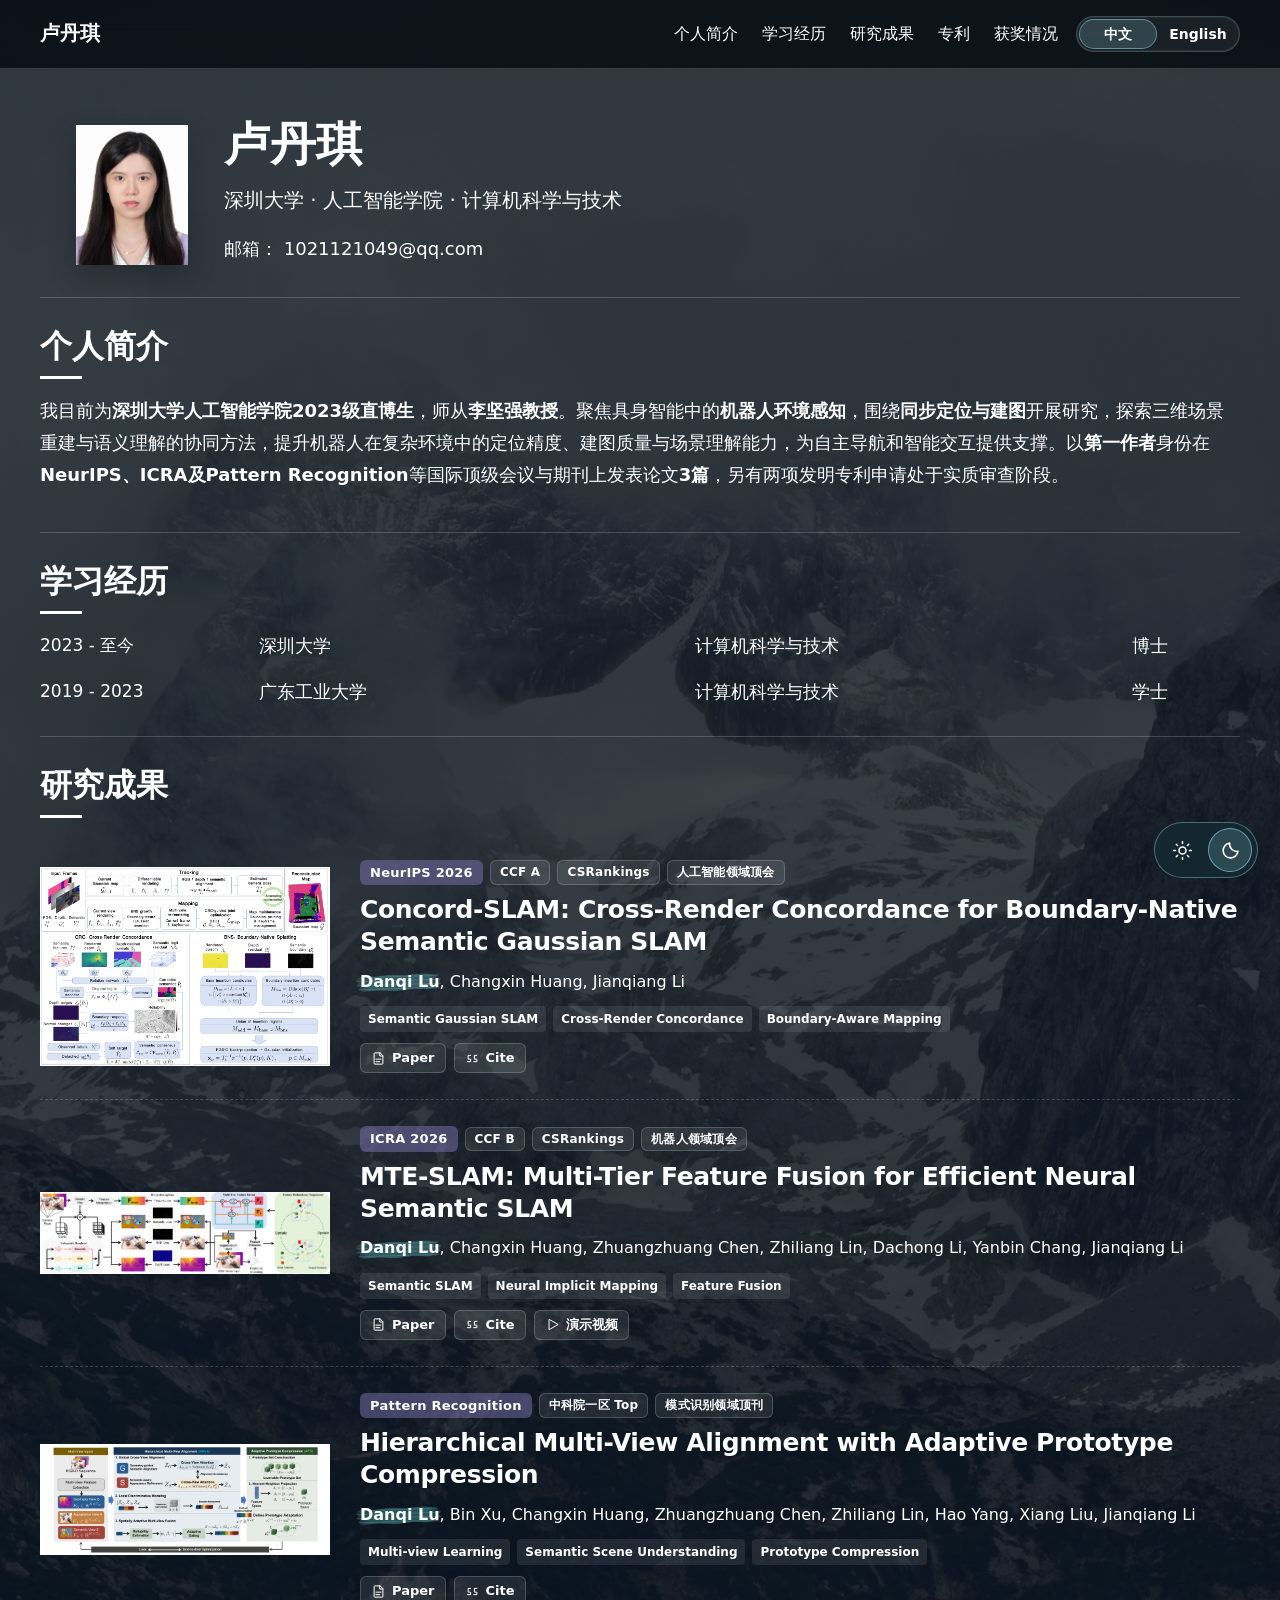
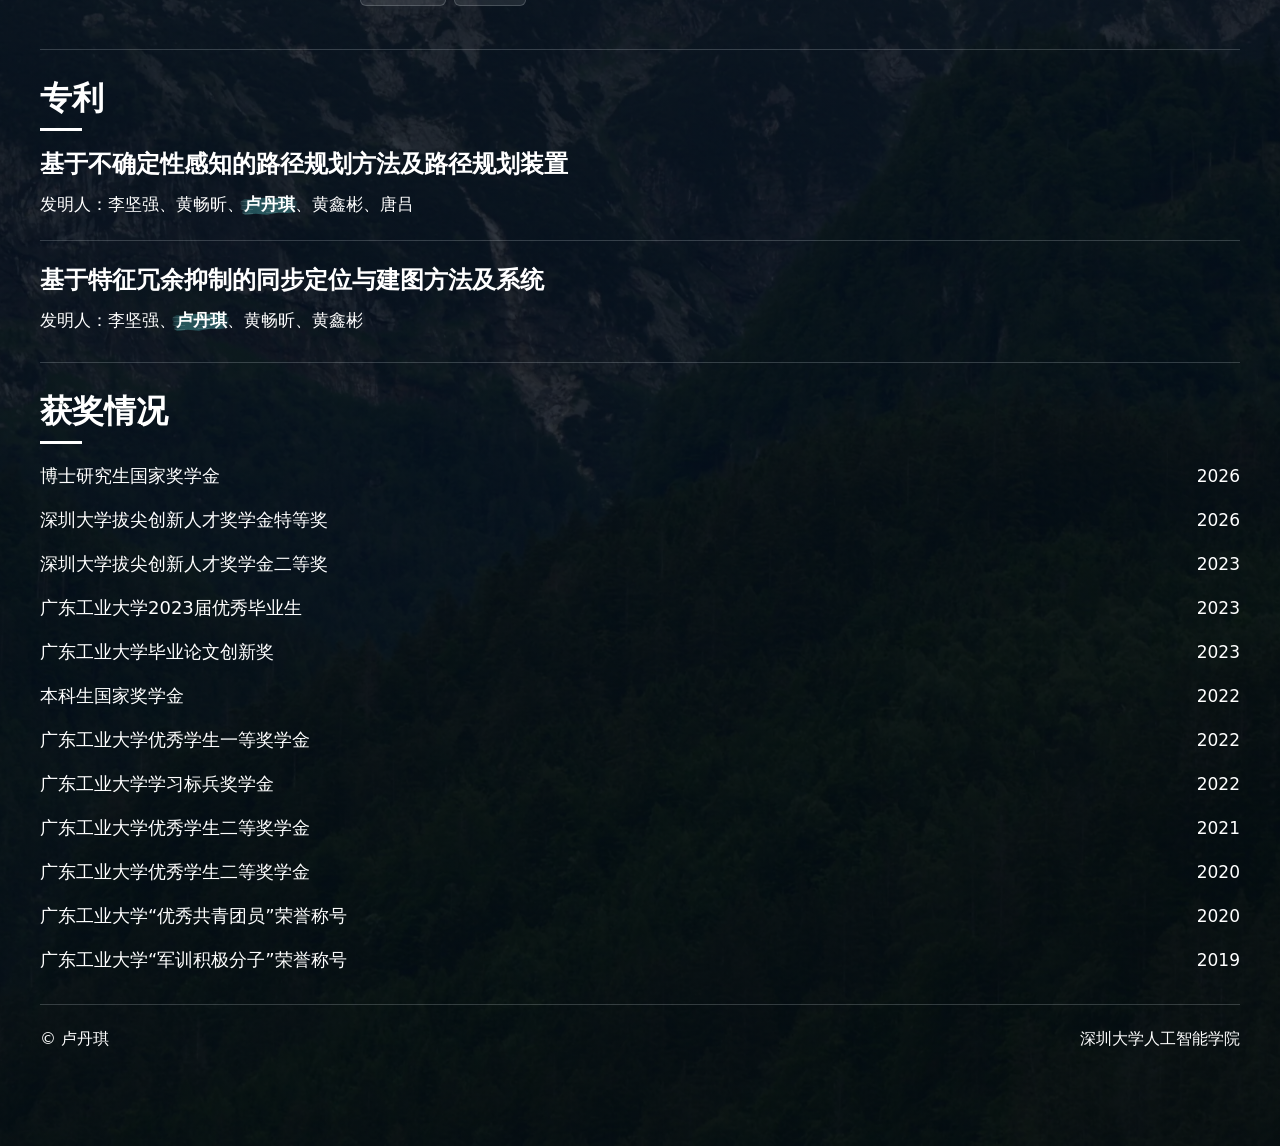
<file: index.html>
<!DOCTYPE html>
<html lang="zh-CN">
  <head>
    <meta charset="UTF-8" />
    <meta name="viewport" content="width=device-width, initial-scale=1.0" />
    <title>卢丹琪 | 个人主页</title>
    <meta
      name="description"
      content="卢丹琪，深圳大学人工智能学院2023级直博生，聚焦具身智能中的机器人环境感知，围绕同步定位与建图开展研究。"
    />
    <link rel="preload" as="image" href="assets/background-mountain.webp" type="image/webp" fetchpriority="high" />
    <script src="scripts/theme.js?v=20261013-theme-selector"></script>
    <link rel="stylesheet" href="styles/main.css?v=20261112-publication-list" />
  </head>
  <body id="top" data-lang="zh" data-title-zh="卢丹琪 | 个人主页" data-title-en="Danqi Lu | Homepage">
    <header class="site-header">
      <a class="brand" href="#top">
        <span class="lang zh">卢丹琪</span>
        <span class="lang en">Danqi Lu</span>
      </a>
      <div class="header-actions">
        <nav class="nav" aria-label="主导航">
          <a href="#intro">
            <span class="lang zh">个人简介</span>
            <span class="lang en">Introduction</span>
          </a>
          <a href="#education">
            <span class="lang zh">学习经历</span>
            <span class="lang en">Education</span>
          </a>
          <a href="#works">
            <span class="lang zh">研究成果</span>
            <span class="lang en">Publications</span>
          </a>
          <a href="#patents">
            <span class="lang zh">专利</span>
            <span class="lang en">Patents</span>
          </a>
          <a href="#awards">
            <span class="lang zh">获奖情况</span>
            <span class="lang en">Honors</span>
          </a>
        </nav>
        <div class="language-switch" aria-label="语言切换">
          <button type="button" data-set-lang="zh" aria-pressed="true">中文</button>
          <button type="button" data-set-lang="en" aria-pressed="false">English</button>
        </div>
      </div>
    </header>

    <main>
      <section class="hero" aria-labelledby="name">
        <div class="photo-wrap">
          <img src="assets/profile.jpg" alt="卢丹琪个人照片" />
        </div>
        <div class="hero-info">
          <h1 id="name">
            <span class="lang zh">卢丹琪</span>
            <span class="lang en">Danqi Lu</span>
          </h1>
          <p class="identity">
            <span class="lang zh">深圳大学 · 人工智能学院 · 计算机科学与技术</span>
            <span class="lang en">Shenzhen University · School of Artificial Intelligence · Computer Science and Technology</span>
          </p>
          <p class="contact-line">
            <span>
              <span class="lang zh">邮箱：</span>
              <span class="lang en">Email: </span>
              <a href="mailto:1021121049@qq.com">1021121049@qq.com</a>
            </span>
          </p>
        </div>
      </section>

      <section class="section" id="intro" aria-labelledby="intro-title">
        <h2 id="intro-title">
          <span class="lang zh">个人简介</span>
          <span class="lang en">Introduction</span>
        </h2>
        <p>
          <span class="lang zh">我目前为<strong class="intro-emphasis">深圳大学人工智能学院2023级直博生</strong>，师从<strong class="intro-emphasis">李坚强教授</strong>。聚焦具身智能中的<strong class="intro-emphasis">机器人环境感知</strong>，围绕<strong class="intro-emphasis">同步定位与建图</strong>开展研究，探索三维场景重建与语义理解的协同方法，提升机器人在复杂环境中的定位精度、建图质量与场景理解能力，为自主导航和智能交互提供支撑。以<strong class="intro-emphasis">第一作者</strong>身份在<strong class="intro-emphasis">NeurIPS、ICRA及Pattern Recognition</strong>等国际顶级会议与期刊上发表论文<strong class="intro-emphasis">3篇</strong>，另有两项发明专利申请处于实质审查阶段。</span>
          <span class="lang en">I am a <strong class="intro-emphasis">direct-entry Ph.D. student (2023 cohort)</strong> at the <strong class="intro-emphasis">School of Artificial Intelligence, Shenzhen University</strong>, advised by <strong class="intro-emphasis">Professor Jianqiang Li</strong>. My research focuses on <strong class="intro-emphasis">robotic environmental perception</strong> in embodied intelligence, with an emphasis on <strong class="intro-emphasis">simultaneous localization and mapping</strong>. I explore methods that jointly advance 3D scene reconstruction and semantic understanding to improve localization accuracy, mapping quality, and scene understanding in complex environments, supporting autonomous navigation and intelligent interaction. I have published <strong class="intro-emphasis">three first-author papers</strong> in leading international conferences and journals, including <strong class="intro-emphasis">NeurIPS, ICRA, and Pattern Recognition</strong>. Two invention patent applications are currently under substantive examination.</span>
        </p>
      </section>

      <section class="section" id="education" aria-labelledby="education-title">
        <h2 id="education-title">
          <span class="lang zh">学习经历</span>
          <span class="lang en">Education</span>
        </h2>
        <div class="timeline" role="list">
          <div class="timeline-row" role="listitem">
            <time>
              <span class="lang zh">2023 - 至今</span>
              <span class="lang en">2023 - Present</span>
            </time>
            <span>
              <span class="lang zh">深圳大学</span>
              <span class="lang en">Shenzhen University</span>
            </span>
            <span>
              <span class="lang zh">计算机科学与技术</span>
              <span class="lang en">Computer Science and Technology</span>
            </span>
            <span>
              <span class="lang zh">博士</span>
              <span class="lang en">Ph.D.</span>
            </span>
          </div>
          <div class="timeline-row" role="listitem">
            <time>2019 - 2023</time>
            <span>
              <span class="lang zh">广东工业大学</span>
              <span class="lang en">Guangdong University of Technology</span>
            </span>
            <span>
              <span class="lang zh">计算机科学与技术</span>
              <span class="lang en">Computer Science and Technology</span>
            </span>
            <span>
              <span class="lang zh">学士</span>
              <span class="lang en">B.Eng.</span>
            </span>
          </div>
        </div>
      </section>

      <section class="section" id="works" aria-labelledby="works-title">
        <h2 id="works-title">
          <span class="lang zh">研究成果</span>
          <span class="lang en">Publications</span>
        </h2>

        <article class="work">
          <figure class="work-figure">
            <img src="assets/concord-slam-flow.png?v=20261111" alt="Concord-SLAM 方法流程图：跨渲染一致性与边界原生高斯增生" />
          </figure>
          <div class="work-text">
            <div class="publication-badges">
              <span class="publication-venue">NeurIPS 2026</span>
              <span class="publication-level">CCF A</span>
              <span class="publication-level">CSRankings</span>
              <span class="publication-level"><span class="lang zh">人工智能领域顶会</span><span class="lang en">Top Conference in Artificial Intelligence</span></span>
            </div>
            <h3>Concord-SLAM: Cross-Render Concordance for Boundary-Native Semantic Gaussian SLAM</h3>
            <p class="paper-authors"><strong class="author-self">Danqi Lu</strong>, <span>Changxin Huang</span>, <span>Jianqiang Li</span></p>
            <div class="paper-tags" aria-label="论文关键词">
              <span>Semantic Gaussian SLAM</span>
              <span>Cross-Render Concordance</span>
              <span>Boundary-Aware Mapping</span>
            </div>
            <div class="publication-actions">
              <a class="publication-action" href="#works"><svg viewBox="0 0 24 24" aria-hidden="true" focusable="false"><path d="M14 3H6a1 1 0 0 0-1 1v16a1 1 0 0 0 1 1h12a1 1 0 0 0 1-1V8Z" /><path d="M14 3v5h5M8 13h8M8 17h6" /></svg><span>Paper</span></a>
              <a class="publication-action" href="#works"><svg viewBox="0 0 24 24" aria-hidden="true" focusable="false"><path d="M9 7H5v6h4v4H4M19 7h-4v6h4v4h-5" /></svg><span>Cite</span></a>
            </div>
          </div>
        </article>

        <article class="work">
          <figure class="work-figure">
            <img src="assets/mte-slam-flow.png" alt="MTE-SLAM 方法流程图" />
          </figure>
          <div class="work-text">
            <div class="publication-badges">
              <span class="publication-venue">ICRA 2026</span>
              <span class="publication-level">CCF B</span>
              <span class="publication-level">CSRankings</span>
              <span class="publication-level"><span class="lang zh">机器人领域顶会</span><span class="lang en">Top Conference in Robotics</span></span>
            </div>
            <h3>MTE-SLAM: Multi-Tier Feature Fusion for Efficient Neural Semantic SLAM</h3>
            <p class="paper-authors"><strong class="author-self">Danqi Lu</strong>, <span>Changxin Huang</span>, <span>Zhuangzhuang Chen</span>, <span>Zhiliang Lin</span>, <span>Dachong Li</span>, <span>Yanbin Chang</span>, <span>Jianqiang Li</span></p>
            <div class="paper-tags" aria-label="论文关键词">
              <span>Semantic SLAM</span>
              <span>Neural Implicit Mapping</span>
              <span>Feature Fusion</span>
            </div>
            <div class="publication-actions">
              <a class="publication-action" href="#works"><svg viewBox="0 0 24 24" aria-hidden="true" focusable="false"><path d="M14 3H6a1 1 0 0 0-1 1v16a1 1 0 0 0 1 1h12a1 1 0 0 0 1-1V8Z" /><path d="M14 3v5h5M8 13h8M8 17h6" /></svg><span>Paper</span></a>
              <a class="publication-action" href="#works"><svg viewBox="0 0 24 24" aria-hidden="true" focusable="false"><path d="M9 7H5v6h4v4H4M19 7h-4v6h4v4h-5" /></svg><span>Cite</span></a>
              <button class="publication-action" type="button" data-video-dialog="mte-slam-video" aria-haspopup="dialog" aria-controls="mte-slam-video">
                <svg viewBox="0 0 24 24" aria-hidden="true" focusable="false"><path d="m7 4 14 8-14 8Z" /></svg>
                <span class="lang zh">演示视频</span><span class="lang en">Video</span>
              </button>
            </div>
          </div>
        </article>

        <article class="work">
          <figure class="work-figure">
            <img
              src="assets/multiview-flow.png"
              alt="层次化多视图对齐与自适应原型压缩流程图"
            />
          </figure>
          <div class="work-text">
            <div class="publication-badges">
              <span class="publication-venue">Pattern Recognition</span>
              <span class="publication-level"><span class="lang zh">中科院一区 Top</span><span class="lang en">CAS Q1 Top</span></span>
              <span class="publication-level"><span class="lang zh">模式识别领域顶刊</span><span class="lang en">Top Journal in Pattern Recognition</span></span>
            </div>
            <h3>Hierarchical Multi-View Alignment with Adaptive Prototype Compression</h3>
            <p class="paper-authors"><strong class="author-self">Danqi Lu</strong>, <span>Bin Xu</span>, <span>Changxin Huang</span>, <span>Zhuangzhuang Chen</span>, <span>Zhiliang Lin</span>, <span>Hao Yang</span>, <span>Xiang Liu</span>, <span>Jianqiang Li</span></p>
            <div class="paper-tags" aria-label="论文关键词">
              <span>Multi-view Learning</span>
              <span>Semantic Scene Understanding</span>
              <span>Prototype Compression</span>
            </div>
            <div class="publication-actions">
              <a class="publication-action" href="#works"><svg viewBox="0 0 24 24" aria-hidden="true" focusable="false"><path d="M14 3H6a1 1 0 0 0-1 1v16a1 1 0 0 0 1 1h12a1 1 0 0 0 1-1V8Z" /><path d="M14 3v5h5M8 13h8M8 17h6" /></svg><span>Paper</span></a>
              <a class="publication-action" href="#works"><svg viewBox="0 0 24 24" aria-hidden="true" focusable="false"><path d="M9 7H5v6h4v4H4M19 7h-4v6h4v4h-5" /></svg><span>Cite</span></a>
            </div>
          </div>
        </article>
      </section>

      <section class="section" id="patents" aria-labelledby="patents-title">
        <h2 id="patents-title">
          <span class="lang zh">专利</span>
          <span class="lang en">Patents</span>
        </h2>
        <div class="patent-list">
          <article class="patent-item">
            <div class="patent-body">
              <h3>
                <span class="lang zh">基于不确定性感知的路径规划方法及路径规划装置</span>
                <span class="lang en">Uncertainty-Aware Path Planning Method and Apparatus</span>
              </h3>
              <p class="paper-authors"><span class="lang zh">发明人：</span><span class="lang en">Inventors: </span><wbr /><span><span class="lang zh">李坚强</span><span class="lang en">Jianqiang Li</span></span><span class="lang zh">、</span><span class="lang en">, </span><wbr /><span><span class="lang zh">黄畅昕</span><span class="lang en">Changxin Huang</span></span><span class="lang zh">、</span><span class="lang en">, </span><wbr /><strong class="author-self"><span class="lang zh">卢丹琪</span><span class="lang en">Danqi Lu</span></strong><span class="lang zh">、</span><span class="lang en">, </span><wbr /><span><span class="lang zh">黄鑫彬</span><span class="lang en">Xinbin Huang</span></span><span class="lang zh">、</span><span class="lang en">, </span><wbr /><span><span class="lang zh">唐吕</span><span class="lang en">Lü Tang</span></span></p>
            </div>
          </article>

          <article class="patent-item">
            <div class="patent-body">
              <h3>
                <span class="lang zh">基于特征冗余抑制的同步定位与建图方法及系统</span>
                <span class="lang en">Simultaneous Localization and Mapping Method and System Based on Feature Redundancy Suppression</span>
              </h3>
              <p class="paper-authors"><span class="lang zh">发明人：</span><span class="lang en">Inventors: </span><wbr /><span><span class="lang zh">李坚强</span><span class="lang en">Jianqiang Li</span></span><span class="lang zh">、</span><span class="lang en">, </span><wbr /><strong class="author-self"><span class="lang zh">卢丹琪</span><span class="lang en">Danqi Lu</span></strong><span class="lang zh">、</span><span class="lang en">, </span><wbr /><span><span class="lang zh">黄畅昕</span><span class="lang en">Changxin Huang</span></span><span class="lang zh">、</span><span class="lang en">, </span><wbr /><span><span class="lang zh">黄鑫彬</span><span class="lang en">Xinbin Huang</span></span></p>
            </div>
          </article>
        </div>
      </section>

      <section class="section" id="awards" aria-labelledby="awards-title">
        <h2 id="awards-title">
          <span class="lang zh">获奖情况</span>
          <span class="lang en">Honors</span>
        </h2>
        <ul class="award-list">
          <li>
            <span>
              <span class="lang zh">博士研究生国家奖学金</span>
              <span class="lang en">National Scholarship for Doctoral Students</span>
            </span>
            <time>2026</time>
          </li>
          <li>
            <span>
              <span class="lang zh">深圳大学拔尖创新人才奖学金特等奖</span>
              <span class="lang en">Grand Prize, Shenzhen University Top Innovative Talent Scholarship</span>
            </span>
            <time>2026</time>
          </li>
          <li>
            <span>
              <span class="lang zh">深圳大学拔尖创新人才奖学金二等奖</span>
              <span class="lang en">Second Prize, Shenzhen University Top Innovative Talent Scholarship</span>
            </span>
            <time>2023</time>
          </li>
          <li>
            <span>
              <span class="lang zh">广东工业大学2023届优秀毕业生</span>
              <span class="lang en">Outstanding Graduate of Guangdong University of Technology, Class of 2023</span>
            </span>
            <time>2023</time>
          </li>
          <li>
            <span>
              <span class="lang zh">广东工业大学毕业论文创新奖</span>
              <span class="lang en">Undergraduate Thesis Innovation Award, Guangdong University of Technology</span>
            </span>
            <time>2023</time>
          </li>
          <li>
            <span>
              <span class="lang zh">本科生国家奖学金</span>
              <span class="lang en">National Scholarship for Undergraduate Students</span>
            </span>
            <time>2022</time>
          </li>
          <li>
            <span>
              <span class="lang zh">广东工业大学优秀学生一等奖学金</span>
              <span class="lang en">First Prize Outstanding Student Scholarship, Guangdong University of Technology</span>
            </span>
            <time>2022</time>
          </li>
          <li>
            <span>
              <span class="lang zh">广东工业大学学习标兵奖学金</span>
              <span class="lang en">Academic Model Student Scholarship, Guangdong University of Technology</span>
            </span>
            <time>2022</time>
          </li>
          <li>
            <span>
              <span class="lang zh">广东工业大学优秀学生二等奖学金</span>
              <span class="lang en">Second Prize Outstanding Student Scholarship, Guangdong University of Technology</span>
            </span>
            <time>2021</time>
          </li>
          <li>
            <span>
              <span class="lang zh">广东工业大学优秀学生二等奖学金</span>
              <span class="lang en">Second Prize Outstanding Student Scholarship, Guangdong University of Technology</span>
            </span>
            <time>2020</time>
          </li>
          <li>
            <span>
              <span class="lang zh">广东工业大学“优秀共青团员”荣誉称号</span>
              <span class="lang en">Outstanding Communist Youth League Member, Guangdong University of Technology</span>
            </span>
            <time>2020</time>
          </li>
          <li>
            <span>
              <span class="lang zh">广东工业大学“军训积极分子”荣誉称号</span>
              <span class="lang en">Military Training Activist Honor, Guangdong University of Technology</span>
            </span>
            <time>2019</time>
          </li>
        </ul>
      </section>
    </main>

    <dialog class="publication-video-dialog" id="mte-slam-video" aria-labelledby="mte-video-title">
      <div class="publication-video-header">
        <h2 id="mte-video-title"><span class="lang zh">MTE-SLAM 演示视频</span><span class="lang en">MTE-SLAM Demo Video</span></h2>
        <form method="dialog">
          <button class="publication-action" type="submit"><span class="lang zh">关闭</span><span class="lang en">Close</span></button>
        </form>
      </div>
      <video controls playsinline preload="none">
        <source src="assets/mte-slam-demo.mp4" type="video/mp4" />
        <span class="lang zh">当前浏览器不支持视频播放。</span><span class="lang en">Your browser does not support video playback.</span>
      </video>
    </dialog>

    <footer class="site-footer">
      <span>
        ©
        <span class="lang zh">卢丹琪</span>
        <span class="lang en">Danqi Lu</span>
      </span>
      <span>
        <span class="lang zh">深圳大学人工智能学院</span>
        <span class="lang en">School of Artificial Intelligence, Shenzhen University</span>
      </span>
    </footer>

    <div class="theme-switch" role="group" aria-labelledby="theme-switch-label">
      <span class="visually-hidden" id="theme-switch-label">
        <span class="lang zh">显示模式</span>
        <span class="lang en">Appearance</span>
      </span>
      <button class="theme-option" type="button" data-set-theme="light" aria-pressed="false">
        <svg class="theme-icon" viewBox="0 0 24 24" aria-hidden="true" focusable="false">
          <circle cx="12" cy="12" r="4" />
          <path d="M12 2v2m0 16v2M2 12h2m16 0h2M4.93 4.93l1.42 1.42m11.3 11.3 1.42 1.42M4.93 19.07l1.42-1.42m11.3-11.3 1.42-1.42" />
        </svg>
        <span class="visually-hidden">
          <span class="lang zh">日间模式</span>
          <span class="lang en">Day mode</span>
        </span>
      </button>
      <button class="theme-option" type="button" data-set-theme="dark" aria-pressed="true">
        <svg class="theme-icon" viewBox="0 0 24 24" aria-hidden="true" focusable="false">
          <path d="M20.5 13A8.5 8.5 0 0 1 11 3.5 8.5 8.5 0 1 0 20.5 13Z" />
        </svg>
        <span class="visually-hidden">
          <span class="lang zh">夜间模式</span>
          <span class="lang en">Night mode</span>
        </span>
      </button>
    </div>

    <script src="scripts/main.js?v=20261112-publication-list"></script>
  </body>
</html>
</file>
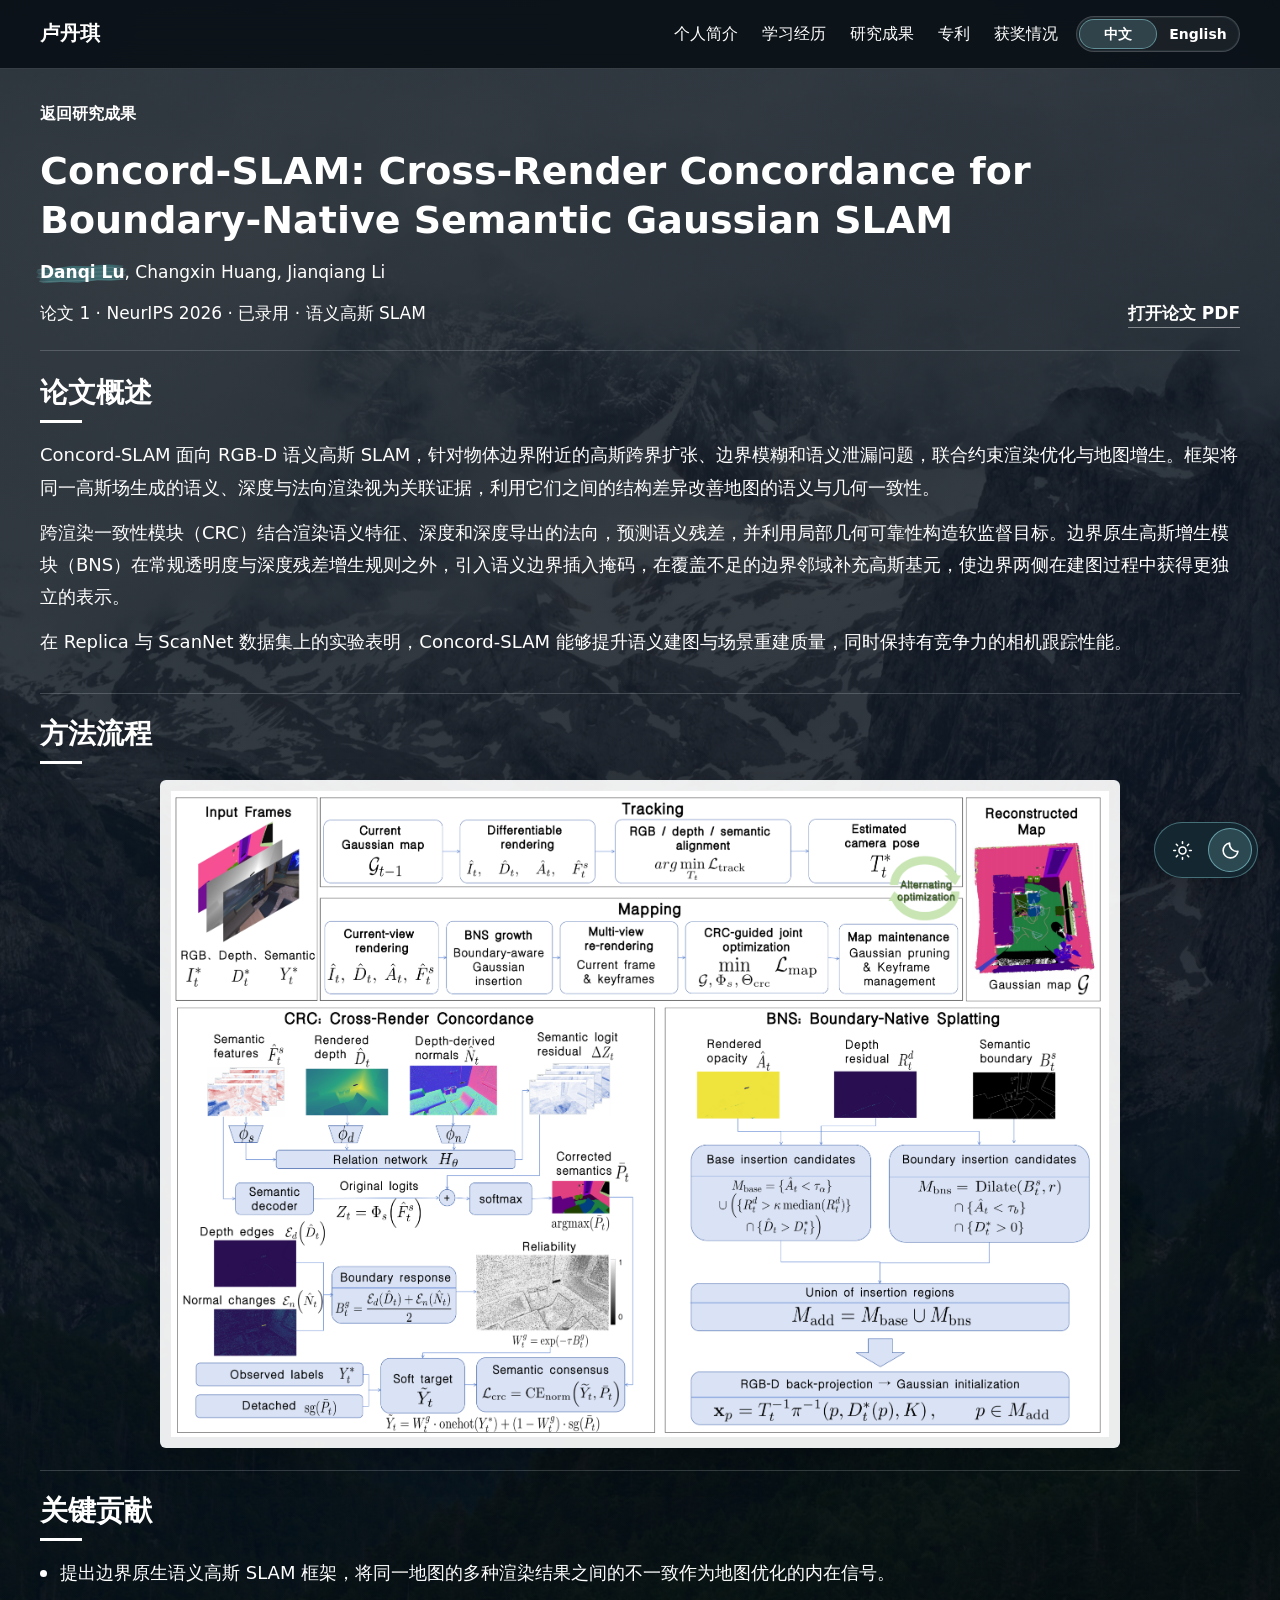
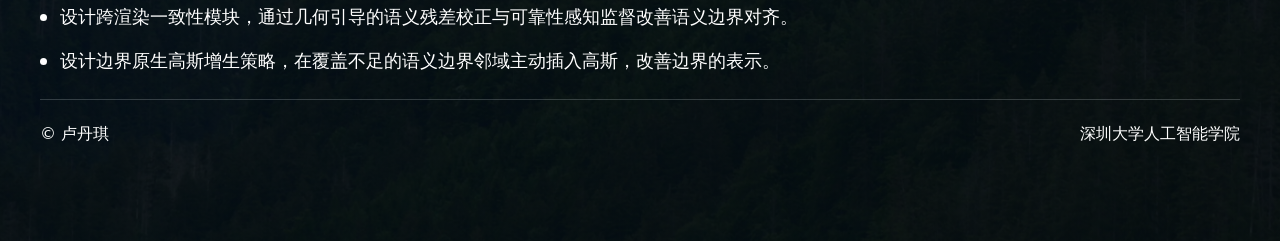
<file: concord-slam.html>
<!DOCTYPE html>
<html lang="zh-CN">
  <head>
    <meta charset="UTF-8" />
    <meta name="viewport" content="width=device-width, initial-scale=1.0" />
    <title>Concord-SLAM | 卢丹琪</title>
    <meta
      name="description"
      content="Concord-SLAM: Cross-Render Concordance for Boundary-Native Semantic Gaussian SLAM 论文详情。"
    />
    <link rel="preload" as="image" href="assets/background-mountain.webp" type="image/webp" fetchpriority="high" />
    <script src="scripts/theme.js?v=20261013-theme-selector"></script>
    <link rel="stylesheet" href="styles/main.css?v=20261018-webp-background" />
  </head>
  <body
    class="detail-page"
    data-lang="zh"
    data-title-zh="Concord-SLAM | 卢丹琪"
    data-title-en="Concord-SLAM | Danqi Lu"
  >
    <header class="site-header">
      <a class="brand" href="index.html#top">
        <span class="lang zh">卢丹琪</span>
        <span class="lang en">Danqi Lu</span>
      </a>
      <div class="header-actions">
        <nav class="nav" aria-label="主导航">
          <a href="index.html#intro">
            <span class="lang zh">个人简介</span>
            <span class="lang en">Introduction</span>
          </a>
          <a href="index.html#education">
            <span class="lang zh">学习经历</span>
            <span class="lang en">Education</span>
          </a>
          <a href="index.html#works">
            <span class="lang zh">研究成果</span>
            <span class="lang en">Publications</span>
          </a>
          <a href="index.html#patents">
            <span class="lang zh">专利</span>
            <span class="lang en">Patents</span>
          </a>
          <a href="index.html#awards">
            <span class="lang zh">获奖情况</span>
            <span class="lang en">Honors</span>
          </a>
        </nav>
        <div class="language-switch" aria-label="语言切换">
          <button type="button" data-set-lang="zh" aria-pressed="true">中文</button>
          <button type="button" data-set-lang="en" aria-pressed="false">English</button>
        </div>
      </div>
    </header>

    <main>
      <section class="detail-hero">
        <a class="back-link" href="index.html#works">
          <span class="lang zh">返回研究成果</span>
          <span class="lang en">Back to Publications</span>
        </a>
        <h1>Concord-SLAM: Cross-Render Concordance for Boundary-Native Semantic Gaussian SLAM</h1>
        <p class="paper-authors"><strong class="author-self">Danqi Lu</strong>, <span>Changxin Huang</span>, <span>Jianqiang Li</span></p>
        <div class="detail-meta-row">
          <p class="detail-meta">
            <span class="lang zh">论文 1 · NeurIPS 2026 · 已录用 · 语义高斯 SLAM</span>
            <span class="lang en">Publication 1 · NeurIPS 2026 · Accepted · Semantic Gaussian SLAM</span>
          </p>
          <a class="detail-pdf-link" href="assets/concord-slam-neurips2026.pdf" target="_blank" rel="noopener">
            <span class="lang zh">打开论文 PDF</span>
            <span class="lang en">Open PDF</span>
          </a>
        </div>
      </section>

      <section class="detail-content" aria-label="论文详情">
        <div class="detail-block">
          <h2>
            <span class="lang zh">论文概述</span>
            <span class="lang en">Overview</span>
          </h2>
          <p>
            <span class="lang zh">Concord-SLAM 面向 RGB-D 语义高斯 SLAM，针对物体边界附近的高斯跨界扩张、边界模糊和语义泄漏问题，联合约束渲染优化与地图增生。框架将同一高斯场生成的语义、深度与法向渲染视为关联证据，利用它们之间的结构差异改善地图的语义与几何一致性。</span>
            <span class="lang en">Concord-SLAM is an RGB-D semantic Gaussian SLAM framework that addresses cross-boundary Gaussian expansion, blurred boundaries, and semantic leakage through rendering optimization and map growth. It treats semantic, depth, and normal renderings from the same Gaussian field as coupled evidence and uses their structural discrepancies to improve semantic-geometric coherence.</span>
          </p>
          <p>
            <span class="lang zh">跨渲染一致性模块（CRC）结合渲染语义特征、深度和深度导出的法向，预测语义残差，并利用局部几何可靠性构造软监督目标。边界原生高斯增生模块（BNS）在常规透明度与深度残差增生规则之外，引入语义边界插入掩码，在覆盖不足的边界邻域补充高斯基元，使边界两侧在建图过程中获得更独立的表示。</span>
            <span class="lang en">Cross-Render Concordance (CRC) combines rendered semantic features, depth, and depth-derived normals to predict a semantic residual and builds soft supervision targets using local geometric reliability. Boundary-Native Splatting (BNS) augments opacity- and depth-residual-based growth with a semantic-boundary insertion mask, adding Gaussians in under-covered boundary neighborhoods to better separate the two sides during mapping.</span>
          </p>
          <p>
            <span class="lang zh">在 Replica 与 ScanNet 数据集上的实验表明，Concord-SLAM 能够提升语义建图与场景重建质量，同时保持有竞争力的相机跟踪性能。</span>
            <span class="lang en">Experiments on Replica and ScanNet demonstrate improved semantic mapping and scene reconstruction while maintaining competitive camera tracking performance.</span>
          </p>
        </div>

        <div class="detail-block">
          <h2>
            <span class="lang zh">方法流程</span>
            <span class="lang en">Method Pipeline</span>
          </h2>
          <div class="detail-media">
            <img src="assets/concord-slam-flow.png?v=20261111" alt="Concord-SLAM 方法流程图：跨渲染一致性与边界原生高斯增生" />
          </div>
        </div>

        <div class="detail-block">
          <h2>
            <span class="lang zh">关键贡献</span>
            <span class="lang en">Key Contributions</span>
          </h2>
          <ul class="detail-list">
            <li>
              <span class="lang zh">提出边界原生语义高斯 SLAM 框架，将同一地图的多种渲染结果之间的不一致作为地图优化的内在信号。</span>
              <span class="lang en">Introduces a boundary-native semantic Gaussian SLAM framework that uses disagreement among renderings of a shared map as an intrinsic refinement signal.</span>
            </li>
            <li>
              <span class="lang zh">设计跨渲染一致性模块，通过几何引导的语义残差校正与可靠性感知监督改善语义边界对齐。</span>
              <span class="lang en">Designs CRC to improve semantic boundary alignment through geometry-guided residual correction and reliability-aware supervision.</span>
            </li>
            <li>
              <span class="lang zh">设计边界原生高斯增生策略，在覆盖不足的语义边界邻域主动插入高斯，改善边界的表示。</span>
              <span class="lang en">Designs BNS to improve boundary representation by actively inserting Gaussians in under-covered semantic boundary neighborhoods.</span>
            </li>
          </ul>
        </div>
      </section>
    </main>

    <footer class="site-footer">
      <span>
        ©
        <span class="lang zh">卢丹琪</span>
        <span class="lang en">Danqi Lu</span>
      </span>
      <span>
        <span class="lang zh">深圳大学人工智能学院</span>
        <span class="lang en">School of Artificial Intelligence, Shenzhen University</span>
      </span>
    </footer>

    <div class="theme-switch" role="group" aria-labelledby="theme-switch-label">
      <span class="visually-hidden" id="theme-switch-label">
        <span class="lang zh">显示模式</span>
        <span class="lang en">Appearance</span>
      </span>
      <button class="theme-option" type="button" data-set-theme="light" aria-pressed="false">
        <svg class="theme-icon" viewBox="0 0 24 24" aria-hidden="true" focusable="false">
          <circle cx="12" cy="12" r="4" />
          <path d="M12 2v2m0 16v2M2 12h2m16 0h2M4.93 4.93l1.42 1.42m11.3 11.3 1.42 1.42M4.93 19.07l1.42-1.42m11.3-11.3 1.42-1.42" />
        </svg>
        <span class="visually-hidden">
          <span class="lang zh">日间模式</span>
          <span class="lang en">Day mode</span>
        </span>
      </button>
      <button class="theme-option" type="button" data-set-theme="dark" aria-pressed="true">
        <svg class="theme-icon" viewBox="0 0 24 24" aria-hidden="true" focusable="false">
          <path d="M20.5 13A8.5 8.5 0 0 1 11 3.5 8.5 8.5 0 1 0 20.5 13Z" />
        </svg>
        <span class="visually-hidden">
          <span class="lang zh">夜间模式</span>
          <span class="lang en">Night mode</span>
        </span>
      </button>
    </div>

    <script src="scripts/main.js"></script>
  </body>
</html>
</file>
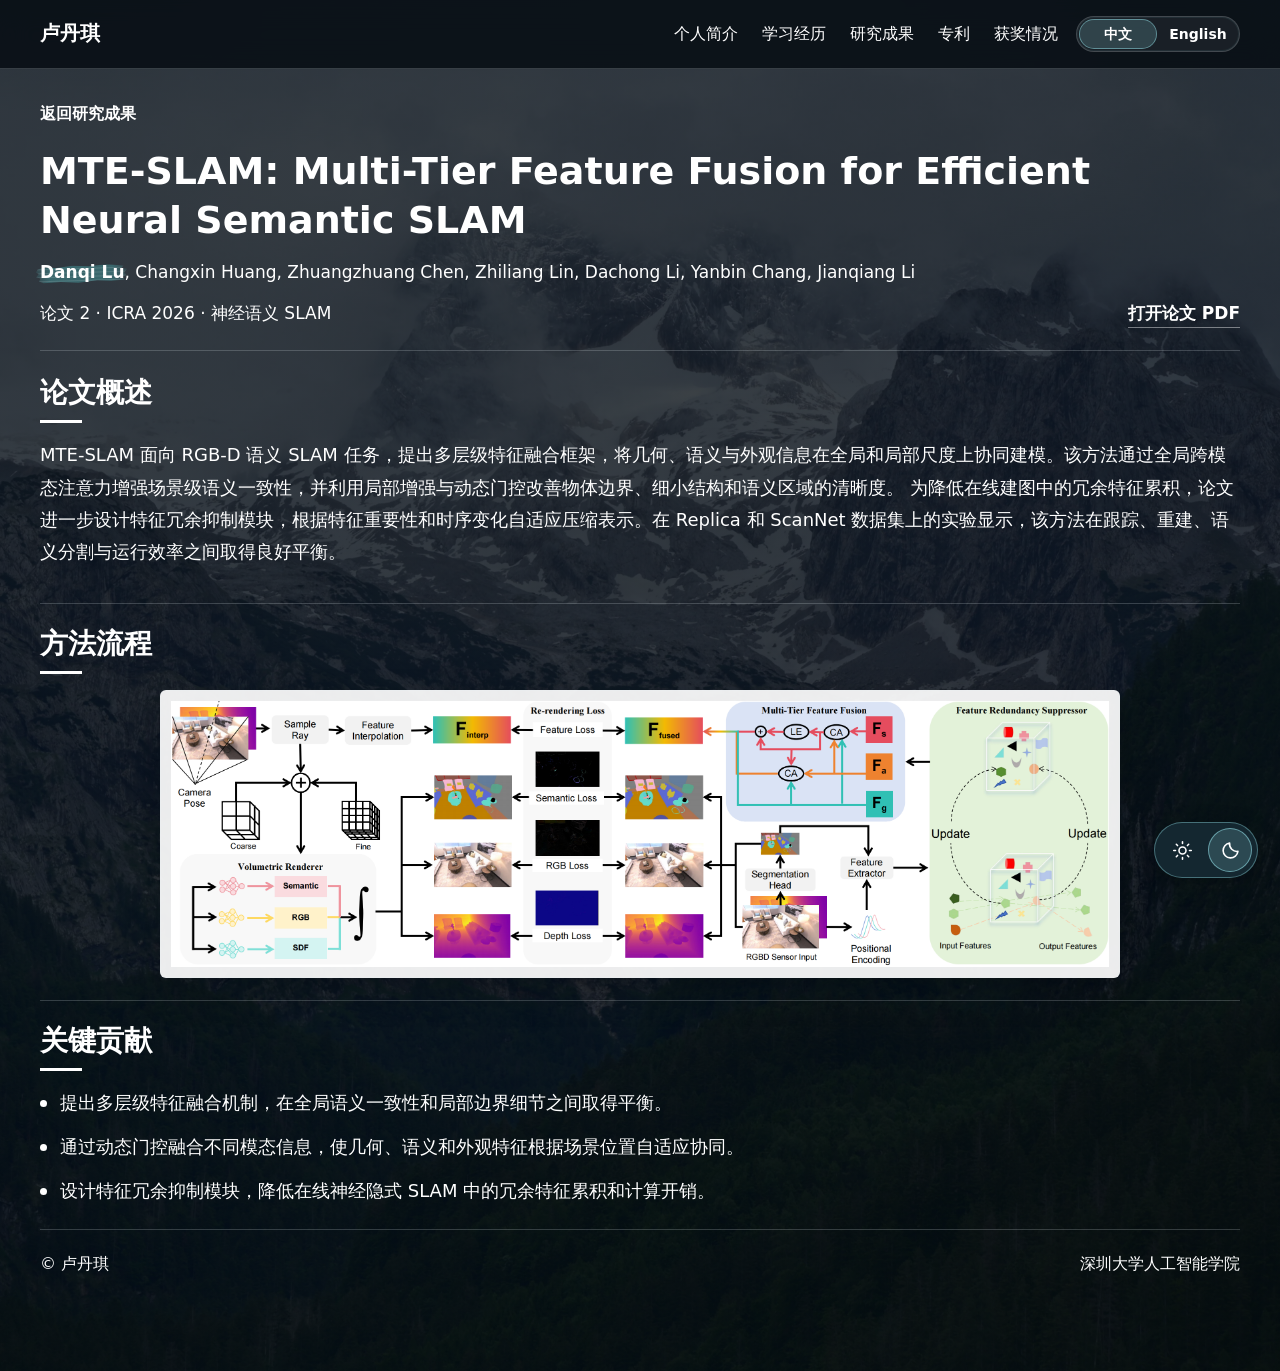
<file: paper-1.html>
<!DOCTYPE html>
<html lang="zh-CN">
  <head>
    <meta charset="UTF-8" />
    <meta name="viewport" content="width=device-width, initial-scale=1.0" />
    <title>论文 2 | 卢丹琪</title>
    <meta
      name="description"
      content="MTE-SLAM: Multi-Tier Feature Fusion for Efficient Neural Semantic SLAM 论文详情。"
    />
    <link rel="preload" as="image" href="assets/background-mountain.webp" type="image/webp" fetchpriority="high" />
    <script src="scripts/theme.js?v=20261013-theme-selector"></script>
    <link rel="stylesheet" href="styles/main.css?v=20261018-webp-background" />
  </head>
  <body
    class="detail-page"
    data-lang="zh"
    data-title-zh="论文 2 | 卢丹琪"
    data-title-en="Publication 2 | Danqi Lu"
  >
    <header class="site-header">
      <a class="brand" href="index.html#top">
        <span class="lang zh">卢丹琪</span>
        <span class="lang en">Danqi Lu</span>
      </a>
      <div class="header-actions">
        <nav class="nav" aria-label="主导航">
          <a href="index.html#intro">
            <span class="lang zh">个人简介</span>
            <span class="lang en">Introduction</span>
          </a>
          <a href="index.html#education">
            <span class="lang zh">学习经历</span>
            <span class="lang en">Education</span>
          </a>
          <a href="index.html#works">
            <span class="lang zh">研究成果</span>
            <span class="lang en">Publications</span>
          </a>
          <a href="index.html#patents">
            <span class="lang zh">专利</span>
            <span class="lang en">Patents</span>
          </a>
          <a href="index.html#awards">
            <span class="lang zh">获奖情况</span>
            <span class="lang en">Honors</span>
          </a>
        </nav>
        <div class="language-switch" aria-label="语言切换">
          <button type="button" data-set-lang="zh" aria-pressed="true">中文</button>
          <button type="button" data-set-lang="en" aria-pressed="false">English</button>
        </div>
      </div>
    </header>

    <main>
      <section class="detail-hero">
        <a class="back-link" href="index.html#works">
          <span class="lang zh">返回研究成果</span>
          <span class="lang en">Back to Publications</span>
        </a>
        <h1>MTE-SLAM: Multi-Tier Feature Fusion for Efficient Neural Semantic SLAM</h1>
        <p class="paper-authors"><strong class="author-self">Danqi Lu</strong>, <span>Changxin Huang</span>, <span>Zhuangzhuang Chen</span>, <span>Zhiliang Lin</span>, <span>Dachong Li</span>, <span>Yanbin Chang</span>, <span>Jianqiang Li</span></p>
        <div class="detail-meta-row">
          <p class="detail-meta">
            <span class="lang zh">论文 2 · ICRA 2026 · 神经语义 SLAM</span>
            <span class="lang en">Publication 2 · ICRA 2026 · Neural Semantic SLAM</span>
          </p>
          <a class="detail-pdf-link" href="paper-1.html">
            <span class="lang zh">打开论文 PDF</span>
            <span class="lang en">Open PDF</span>
          </a>
        </div>
      </section>

      <section class="detail-content" aria-label="论文详情">
        <div class="detail-block">
          <h2>
            <span class="lang zh">论文概述</span>
            <span class="lang en">Overview</span>
          </h2>
          <p>
            <span class="lang zh">MTE-SLAM 面向 RGB-D 语义 SLAM 任务，提出多层级特征融合框架，将几何、语义与外观信息在全局和局部尺度上协同建模。该方法通过全局跨模态注意力增强场景级语义一致性，并利用局部增强与动态门控改善物体边界、细小结构和语义区域的清晰度。</span>
            <span class="lang en">MTE-SLAM is designed for RGB-D semantic SLAM. It introduces a multi-tier feature fusion framework that jointly models geometry, semantics, and appearance at global and local scales. Global cross-modal attention improves scene-level semantic consistency, while local enhancement and dynamic gating improve object boundaries, fine structures, and semantic regions.</span>
            <span class="lang zh">为降低在线建图中的冗余特征累积，论文进一步设计特征冗余抑制模块，根据特征重要性和时序变化自适应压缩表示。在 Replica 和 ScanNet 数据集上的实验显示，该方法在跟踪、重建、语义分割与运行效率之间取得良好平衡。</span>
            <span class="lang en">To reduce redundant feature accumulation during online mapping, the paper further designs a feature redundancy suppressor that adaptively compresses representations according to feature importance and temporal variation. Experiments on Replica and ScanNet show a strong balance among tracking, reconstruction, semantic segmentation, and runtime efficiency.</span>
          </p>
        </div>

        <div class="detail-block">
          <h2>
            <span class="lang zh">方法流程</span>
            <span class="lang en">Method Pipeline</span>
          </h2>
          <div class="detail-media">
            <img src="assets/mte-slam-flow.png" alt="MTE-SLAM 方法流程图" />
          </div>
        </div>

        <div class="detail-block">
          <h2>
            <span class="lang zh">关键贡献</span>
            <span class="lang en">Key Contributions</span>
          </h2>
          <ul class="detail-list">
            <li>
              <span class="lang zh">提出多层级特征融合机制，在全局语义一致性和局部边界细节之间取得平衡。</span>
              <span class="lang en">Introduces multi-tier feature fusion to balance global semantic consistency and local boundary details.</span>
            </li>
            <li>
              <span class="lang zh">通过动态门控融合不同模态信息，使几何、语义和外观特征根据场景位置自适应协同。</span>
              <span class="lang en">Uses dynamic gating to adaptively coordinate geometry, semantic, and appearance features across scene locations.</span>
            </li>
            <li>
              <span class="lang zh">设计特征冗余抑制模块，降低在线神经隐式 SLAM 中的冗余特征累积和计算开销。</span>
              <span class="lang en">Designs a feature redundancy suppressor to reduce redundant feature accumulation and computation in online neural implicit SLAM.</span>
            </li>
          </ul>
        </div>
      </section>
    </main>

    <footer class="site-footer">
      <span>
        ©
        <span class="lang zh">卢丹琪</span>
        <span class="lang en">Danqi Lu</span>
      </span>
      <span>
        <span class="lang zh">深圳大学人工智能学院</span>
        <span class="lang en">School of Artificial Intelligence, Shenzhen University</span>
      </span>
    </footer>

    <div class="theme-switch" role="group" aria-labelledby="theme-switch-label">
      <span class="visually-hidden" id="theme-switch-label">
        <span class="lang zh">显示模式</span>
        <span class="lang en">Appearance</span>
      </span>
      <button class="theme-option" type="button" data-set-theme="light" aria-pressed="false">
        <svg class="theme-icon" viewBox="0 0 24 24" aria-hidden="true" focusable="false">
          <circle cx="12" cy="12" r="4" />
          <path d="M12 2v2m0 16v2M2 12h2m16 0h2M4.93 4.93l1.42 1.42m11.3 11.3 1.42 1.42M4.93 19.07l1.42-1.42m11.3-11.3 1.42-1.42" />
        </svg>
        <span class="visually-hidden">
          <span class="lang zh">日间模式</span>
          <span class="lang en">Day mode</span>
        </span>
      </button>
      <button class="theme-option" type="button" data-set-theme="dark" aria-pressed="true">
        <svg class="theme-icon" viewBox="0 0 24 24" aria-hidden="true" focusable="false">
          <path d="M20.5 13A8.5 8.5 0 0 1 11 3.5 8.5 8.5 0 1 0 20.5 13Z" />
        </svg>
        <span class="visually-hidden">
          <span class="lang zh">夜间模式</span>
          <span class="lang en">Night mode</span>
        </span>
      </button>
    </div>

    <script src="scripts/main.js"></script>
  </body>
</html>
</file>
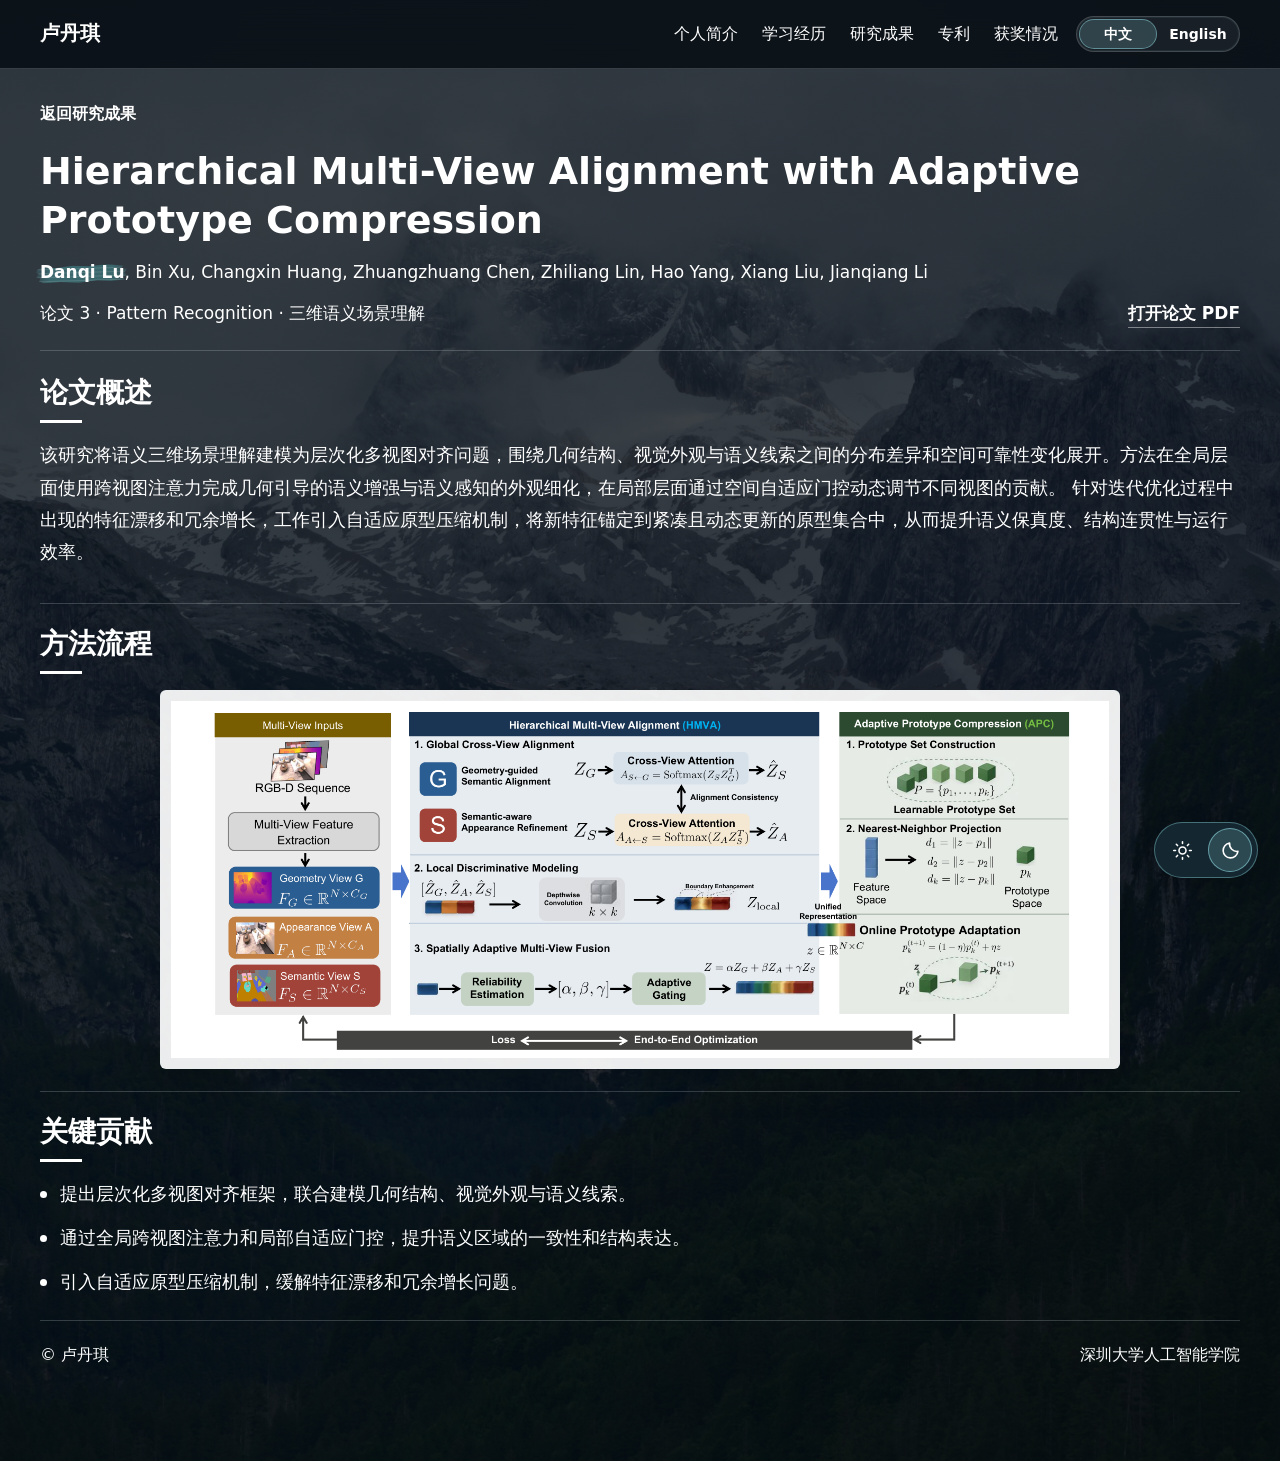
<file: paper-2.html>
<!DOCTYPE html>
<html lang="zh-CN">
  <head>
    <meta charset="UTF-8" />
    <meta name="viewport" content="width=device-width, initial-scale=1.0" />
    <title>论文 3 | 卢丹琪</title>
    <meta
      name="description"
      content="Hierarchical Multi-View Alignment with Adaptive Prototype Compression 论文详情。"
    />
    <link rel="preload" as="image" href="assets/background-mountain.webp" type="image/webp" fetchpriority="high" />
    <script src="scripts/theme.js?v=20261013-theme-selector"></script>
    <link rel="stylesheet" href="styles/main.css?v=20261018-webp-background" />
  </head>
  <body
    class="detail-page"
    data-lang="zh"
    data-title-zh="论文 3 | 卢丹琪"
    data-title-en="Publication 3 | Danqi Lu"
  >
    <header class="site-header">
      <a class="brand" href="index.html#top">
        <span class="lang zh">卢丹琪</span>
        <span class="lang en">Danqi Lu</span>
      </a>
      <div class="header-actions">
        <nav class="nav" aria-label="主导航">
          <a href="index.html#intro">
            <span class="lang zh">个人简介</span>
            <span class="lang en">Introduction</span>
          </a>
          <a href="index.html#education">
            <span class="lang zh">学习经历</span>
            <span class="lang en">Education</span>
          </a>
          <a href="index.html#works">
            <span class="lang zh">研究成果</span>
            <span class="lang en">Publications</span>
          </a>
          <a href="index.html#patents">
            <span class="lang zh">专利</span>
            <span class="lang en">Patents</span>
          </a>
          <a href="index.html#awards">
            <span class="lang zh">获奖情况</span>
            <span class="lang en">Honors</span>
          </a>
        </nav>
        <div class="language-switch" aria-label="语言切换">
          <button type="button" data-set-lang="zh" aria-pressed="true">中文</button>
          <button type="button" data-set-lang="en" aria-pressed="false">English</button>
        </div>
      </div>
    </header>

    <main>
      <section class="detail-hero">
        <a class="back-link" href="index.html#works">
          <span class="lang zh">返回研究成果</span>
          <span class="lang en">Back to Publications</span>
        </a>
        <h1>Hierarchical Multi-View Alignment with Adaptive Prototype Compression</h1>
        <p class="paper-authors"><strong class="author-self">Danqi Lu</strong>, <span>Bin Xu</span>, <span>Changxin Huang</span>, <span>Zhuangzhuang Chen</span>, <span>Zhiliang Lin</span>, <span>Hao Yang</span>, <span>Xiang Liu</span>, <span>Jianqiang Li</span></p>
        <div class="detail-meta-row">
          <p class="detail-meta">
            <span class="lang zh">论文 3 · Pattern Recognition · 三维语义场景理解</span>
            <span class="lang en">Publication 3 · Pattern Recognition · 3D Semantic Scene Understanding</span>
          </p>
          <a class="detail-pdf-link" href="paper-2.html">
            <span class="lang zh">打开论文 PDF</span>
            <span class="lang en">Open PDF</span>
          </a>
        </div>
      </section>

      <section class="detail-content" aria-label="论文详情">
        <div class="detail-block">
          <h2>
            <span class="lang zh">论文概述</span>
            <span class="lang en">Overview</span>
          </h2>
          <p>
            <span class="lang zh">该研究将语义三维场景理解建模为层次化多视图对齐问题，围绕几何结构、视觉外观与语义线索之间的分布差异和空间可靠性变化展开。方法在全局层面使用跨视图注意力完成几何引导的语义增强与语义感知的外观细化，在局部层面通过空间自适应门控动态调节不同视图的贡献。</span>
            <span class="lang en">This work formulates semantic 3D scene understanding as a hierarchical multi-view alignment problem across geometry, appearance, and semantic cues. It uses cross-view attention for geometry-guided semantic enhancement and semantic-aware appearance refinement, while local spatially adaptive gating dynamically balances contributions from different views.</span>
            <span class="lang zh">针对迭代优化过程中出现的特征漂移和冗余增长，工作引入自适应原型压缩机制，将新特征锚定到紧凑且动态更新的原型集合中，从而提升语义保真度、结构连贯性与运行效率。</span>
            <span class="lang en">To address feature drift and redundancy growth during iterative optimization, the method introduces adaptive prototype compression that anchors new features to a compact and dynamically updated prototype set, improving semantic fidelity, structural coherence, and efficiency.</span>
          </p>
        </div>

        <div class="detail-block">
          <h2>
            <span class="lang zh">方法流程</span>
            <span class="lang en">Method Pipeline</span>
          </h2>
          <div class="detail-media">
            <img
              src="assets/multiview-flow.png"
              alt="层次化多视图对齐与自适应原型压缩流程图"
            />
          </div>
        </div>

        <div class="detail-block">
          <h2>
            <span class="lang zh">关键贡献</span>
            <span class="lang en">Key Contributions</span>
          </h2>
          <ul class="detail-list">
            <li>
              <span class="lang zh">提出层次化多视图对齐框架，联合建模几何结构、视觉外观与语义线索。</span>
              <span class="lang en">Proposes a hierarchical multi-view alignment framework that jointly models geometry, appearance, and semantic cues.</span>
            </li>
            <li>
              <span class="lang zh">通过全局跨视图注意力和局部自适应门控，提升语义区域的一致性和结构表达。</span>
              <span class="lang en">Improves semantic consistency and structural representation through global cross-view attention and local adaptive gating.</span>
            </li>
            <li>
              <span class="lang zh">引入自适应原型压缩机制，缓解特征漂移和冗余增长问题。</span>
              <span class="lang en">Introduces adaptive prototype compression to mitigate feature drift and redundancy growth.</span>
            </li>
          </ul>
        </div>
      </section>
    </main>

    <footer class="site-footer">
      <span>
        ©
        <span class="lang zh">卢丹琪</span>
        <span class="lang en">Danqi Lu</span>
      </span>
      <span>
        <span class="lang zh">深圳大学人工智能学院</span>
        <span class="lang en">School of Artificial Intelligence, Shenzhen University</span>
      </span>
    </footer>

    <div class="theme-switch" role="group" aria-labelledby="theme-switch-label">
      <span class="visually-hidden" id="theme-switch-label">
        <span class="lang zh">显示模式</span>
        <span class="lang en">Appearance</span>
      </span>
      <button class="theme-option" type="button" data-set-theme="light" aria-pressed="false">
        <svg class="theme-icon" viewBox="0 0 24 24" aria-hidden="true" focusable="false">
          <circle cx="12" cy="12" r="4" />
          <path d="M12 2v2m0 16v2M2 12h2m16 0h2M4.93 4.93l1.42 1.42m11.3 11.3 1.42 1.42M4.93 19.07l1.42-1.42m11.3-11.3 1.42-1.42" />
        </svg>
        <span class="visually-hidden">
          <span class="lang zh">日间模式</span>
          <span class="lang en">Day mode</span>
        </span>
      </button>
      <button class="theme-option" type="button" data-set-theme="dark" aria-pressed="true">
        <svg class="theme-icon" viewBox="0 0 24 24" aria-hidden="true" focusable="false">
          <path d="M20.5 13A8.5 8.5 0 0 1 11 3.5 8.5 8.5 0 1 0 20.5 13Z" />
        </svg>
        <span class="visually-hidden">
          <span class="lang zh">夜间模式</span>
          <span class="lang en">Night mode</span>
        </span>
      </button>
    </div>

    <script src="scripts/main.js"></script>
  </body>
</html>
</file>
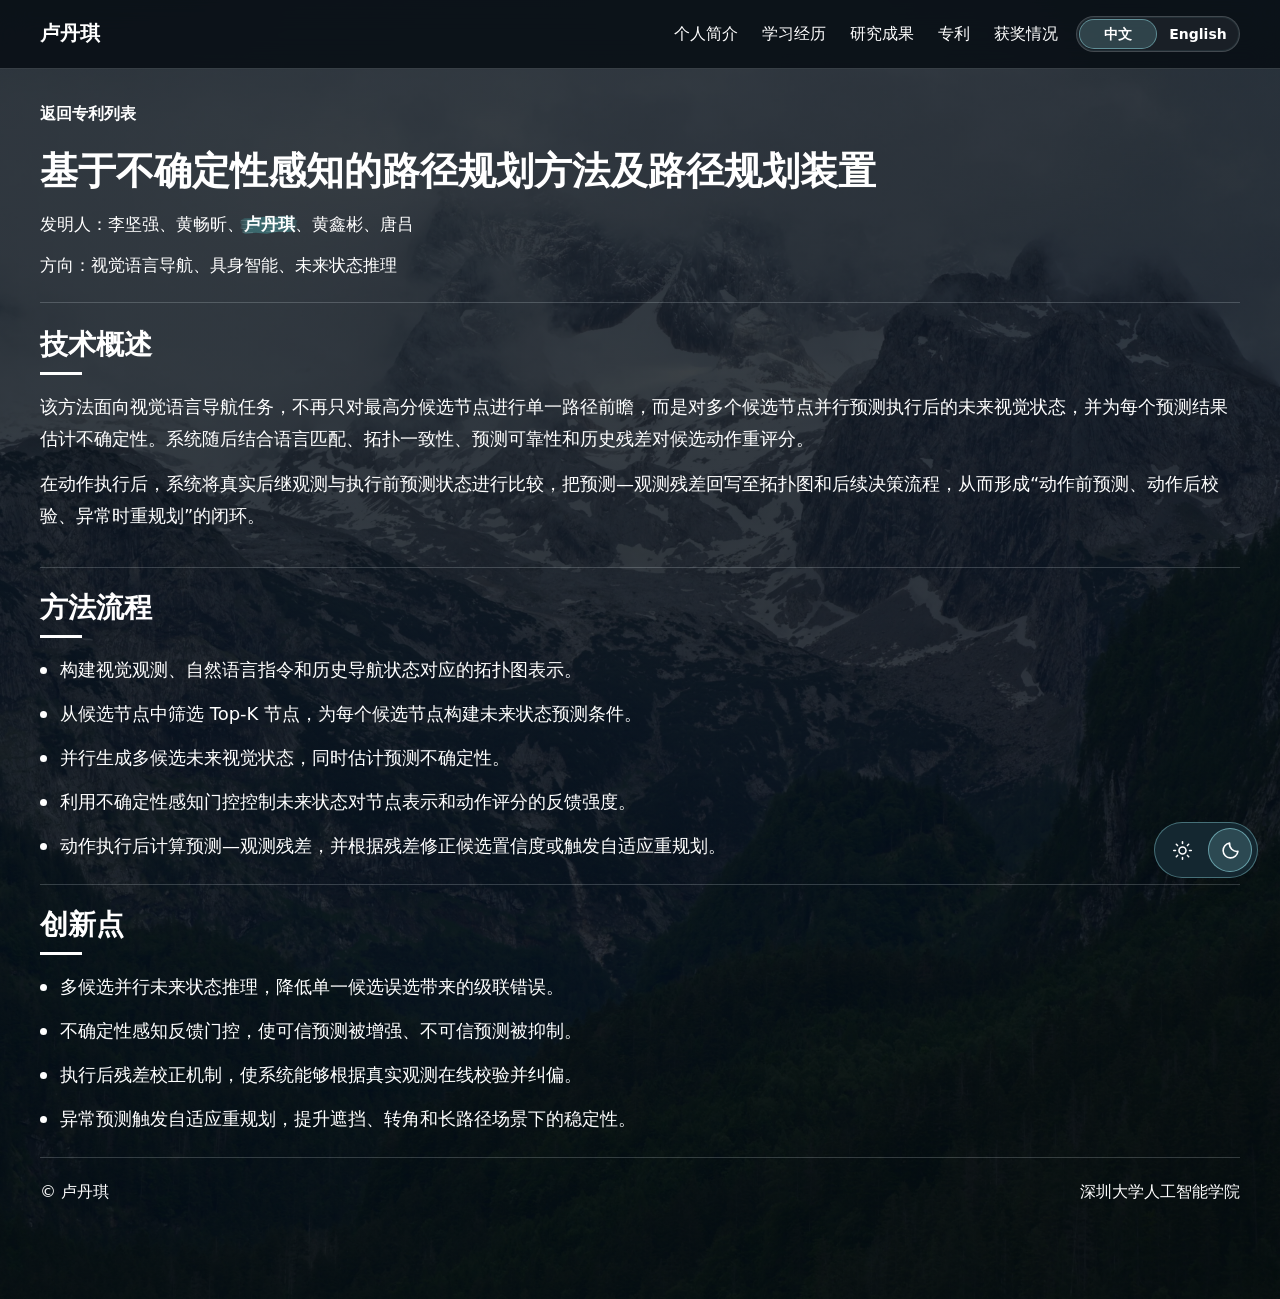
<file: patent-1.html>
<!DOCTYPE html>
<html lang="zh-CN">
  <head>
    <meta charset="UTF-8" />
    <meta name="viewport" content="width=device-width, initial-scale=1.0" />
    <title>专利 1 | 卢丹琪</title>
    <meta
      name="description"
      content="基于不确定性感知的路径规划方法及路径规划装置。"
    />
    <link rel="preload" as="image" href="assets/background-mountain.webp" type="image/webp" fetchpriority="high" />
    <script src="scripts/theme.js?v=20261013-theme-selector"></script>
    <link rel="stylesheet" href="styles/main.css?v=20261018-webp-background" />
  </head>
  <body
    class="detail-page"
    data-lang="zh"
    data-title-zh="专利 1 | 卢丹琪"
    data-title-en="Patent 1 | Danqi Lu"
  >
    <header class="site-header">
      <a class="brand" href="index.html#top">
        <span class="lang zh">卢丹琪</span>
        <span class="lang en">Danqi Lu</span>
      </a>
      <div class="header-actions">
        <nav class="nav" aria-label="主导航">
          <a href="index.html#intro">
            <span class="lang zh">个人简介</span>
            <span class="lang en">Introduction</span>
          </a>
          <a href="index.html#education">
            <span class="lang zh">学习经历</span>
            <span class="lang en">Education</span>
          </a>
          <a href="index.html#works">
            <span class="lang zh">研究成果</span>
            <span class="lang en">Publications</span>
          </a>
          <a href="index.html#patents">
            <span class="lang zh">专利</span>
            <span class="lang en">Patents</span>
          </a>
          <a href="index.html#awards">
            <span class="lang zh">获奖情况</span>
            <span class="lang en">Honors</span>
          </a>
        </nav>
        <div class="language-switch" aria-label="语言切换">
          <button type="button" data-set-lang="zh" aria-pressed="true">中文</button>
          <button type="button" data-set-lang="en" aria-pressed="false">English</button>
        </div>
      </div>
    </header>

    <main>
      <section class="detail-hero">
        <a class="back-link" href="index.html#patents">
          <span class="lang zh">返回专利列表</span>
          <span class="lang en">Back to Patents</span>
        </a>
        <h1>
          <span class="lang zh">基于不确定性感知的路径规划方法及路径规划装置</span>
          <span class="lang en">Uncertainty-Aware Path Planning Method and Apparatus</span>
        </h1>
        <p class="paper-authors"><span class="lang zh">发明人：</span><span class="lang en">Inventors: </span><wbr /><span><span class="lang zh">李坚强</span><span class="lang en">Jianqiang Li</span></span><span class="lang zh">、</span><span class="lang en">, </span><wbr /><span><span class="lang zh">黄畅昕</span><span class="lang en">Changxin Huang</span></span><span class="lang zh">、</span><span class="lang en">, </span><wbr /><strong class="author-self"><span class="lang zh">卢丹琪</span><span class="lang en">Danqi Lu</span></strong><span class="lang zh">、</span><span class="lang en">, </span><wbr /><span><span class="lang zh">黄鑫彬</span><span class="lang en">Xinbin Huang</span></span><span class="lang zh">、</span><span class="lang en">, </span><wbr /><span><span class="lang zh">唐吕</span><span class="lang en">Lü Tang</span></span></p>
        <p class="detail-meta">
          <span class="lang zh">方向：视觉语言导航、具身智能、未来状态推理</span>
          <span class="lang en">Area: Vision-and-language navigation, embodied intelligence, future state reasoning</span>
        </p>
      </section>

      <section class="detail-content" aria-label="专利详情">
        <div class="detail-block">
          <h2>
            <span class="lang zh">技术概述</span>
            <span class="lang en">Technical Overview</span>
          </h2>
          <p>
            <span class="lang zh">该方法面向视觉语言导航任务，不再只对最高分候选节点进行单一路径前瞻，而是对多个候选节点并行预测执行后的未来视觉状态，并为每个预测结果估计不确定性。系统随后结合语言匹配、拓扑一致性、预测可靠性和历史残差对候选动作重评分。</span>
            <span class="lang en">This method targets vision-and-language navigation. Instead of reasoning only over the top-scored candidate node, it predicts future visual states for multiple candidates in parallel and estimates the uncertainty of each prediction. Candidate actions are then rescored by combining language alignment, topological consistency, prediction reliability, and historical residuals.</span>
          </p>
          <p>
            <span class="lang zh">在动作执行后，系统将真实后继观测与执行前预测状态进行比较，把预测—观测残差回写至拓扑图和后续决策流程，从而形成“动作前预测、动作后校验、异常时重规划”的闭环。</span>
            <span class="lang en">After action execution, the system compares the real successor observation with the predicted future state and feeds the prediction-observation residual back into the topological graph and subsequent decision process, forming a closed loop of pre-action prediction, post-action verification, and replanning under abnormal predictions.</span>
          </p>
        </div>

        <div class="detail-block">
          <h2>
            <span class="lang zh">方法流程</span>
            <span class="lang en">Workflow</span>
          </h2>
          <ul class="detail-list">
            <li>
              <span class="lang zh">构建视觉观测、自然语言指令和历史导航状态对应的拓扑图表示。</span>
              <span class="lang en">Build a topological representation from visual observations, natural-language instructions, and navigation history.</span>
            </li>
            <li>
              <span class="lang zh">从候选节点中筛选 Top-K 节点，为每个候选节点构建未来状态预测条件。</span>
              <span class="lang en">Select Top-K candidate nodes and construct future-state prediction conditions for each candidate.</span>
            </li>
            <li>
              <span class="lang zh">并行生成多候选未来视觉状态，同时估计预测不确定性。</span>
              <span class="lang en">Generate future visual states for multiple candidates while estimating prediction uncertainty.</span>
            </li>
            <li>
              <span class="lang zh">利用不确定性感知门控控制未来状态对节点表示和动作评分的反馈强度。</span>
              <span class="lang en">Use uncertainty-aware gating to control how strongly future states affect node representations and action scoring.</span>
            </li>
            <li>
              <span class="lang zh">动作执行后计算预测—观测残差，并根据残差修正候选置信度或触发自适应重规划。</span>
              <span class="lang en">After execution, compute prediction-observation residuals and use them to adjust candidate confidence or trigger adaptive replanning.</span>
            </li>
          </ul>
        </div>

        <div class="detail-block">
          <h2>
            <span class="lang zh">创新点</span>
            <span class="lang en">Key Innovations</span>
          </h2>
          <ul class="detail-list">
            <li>
              <span class="lang zh">多候选并行未来状态推理，降低单一候选误选带来的级联错误。</span>
              <span class="lang en">Parallel future-state reasoning over multiple candidates reduces cascading errors caused by a wrong single-candidate choice.</span>
            </li>
            <li>
              <span class="lang zh">不确定性感知反馈门控，使可信预测被增强、不可信预测被抑制。</span>
              <span class="lang en">Uncertainty-aware feedback gating strengthens reliable predictions and suppresses unreliable ones.</span>
            </li>
            <li>
              <span class="lang zh">执行后残差校正机制，使系统能够根据真实观测在线校验并纠偏。</span>
              <span class="lang en">Post-execution residual correction allows online verification and correction using real observations.</span>
            </li>
            <li>
              <span class="lang zh">异常预测触发自适应重规划，提升遮挡、转角和长路径场景下的稳定性。</span>
              <span class="lang en">Adaptive replanning under abnormal predictions improves robustness in occluded, turning, and long-horizon navigation scenarios.</span>
            </li>
          </ul>
        </div>
      </section>
    </main>

    <footer class="site-footer">
      <span>
        ©
        <span class="lang zh">卢丹琪</span>
        <span class="lang en">Danqi Lu</span>
      </span>
      <span>
        <span class="lang zh">深圳大学人工智能学院</span>
        <span class="lang en">School of Artificial Intelligence, Shenzhen University</span>
      </span>
    </footer>

    <div class="theme-switch" role="group" aria-labelledby="theme-switch-label">
      <span class="visually-hidden" id="theme-switch-label">
        <span class="lang zh">显示模式</span>
        <span class="lang en">Appearance</span>
      </span>
      <button class="theme-option" type="button" data-set-theme="light" aria-pressed="false">
        <svg class="theme-icon" viewBox="0 0 24 24" aria-hidden="true" focusable="false">
          <circle cx="12" cy="12" r="4" />
          <path d="M12 2v2m0 16v2M2 12h2m16 0h2M4.93 4.93l1.42 1.42m11.3 11.3 1.42 1.42M4.93 19.07l1.42-1.42m11.3-11.3 1.42-1.42" />
        </svg>
        <span class="visually-hidden">
          <span class="lang zh">日间模式</span>
          <span class="lang en">Day mode</span>
        </span>
      </button>
      <button class="theme-option" type="button" data-set-theme="dark" aria-pressed="true">
        <svg class="theme-icon" viewBox="0 0 24 24" aria-hidden="true" focusable="false">
          <path d="M20.5 13A8.5 8.5 0 0 1 11 3.5 8.5 8.5 0 1 0 20.5 13Z" />
        </svg>
        <span class="visually-hidden">
          <span class="lang zh">夜间模式</span>
          <span class="lang en">Night mode</span>
        </span>
      </button>
    </div>

    <script src="scripts/main.js"></script>
  </body>
</html>
</file>
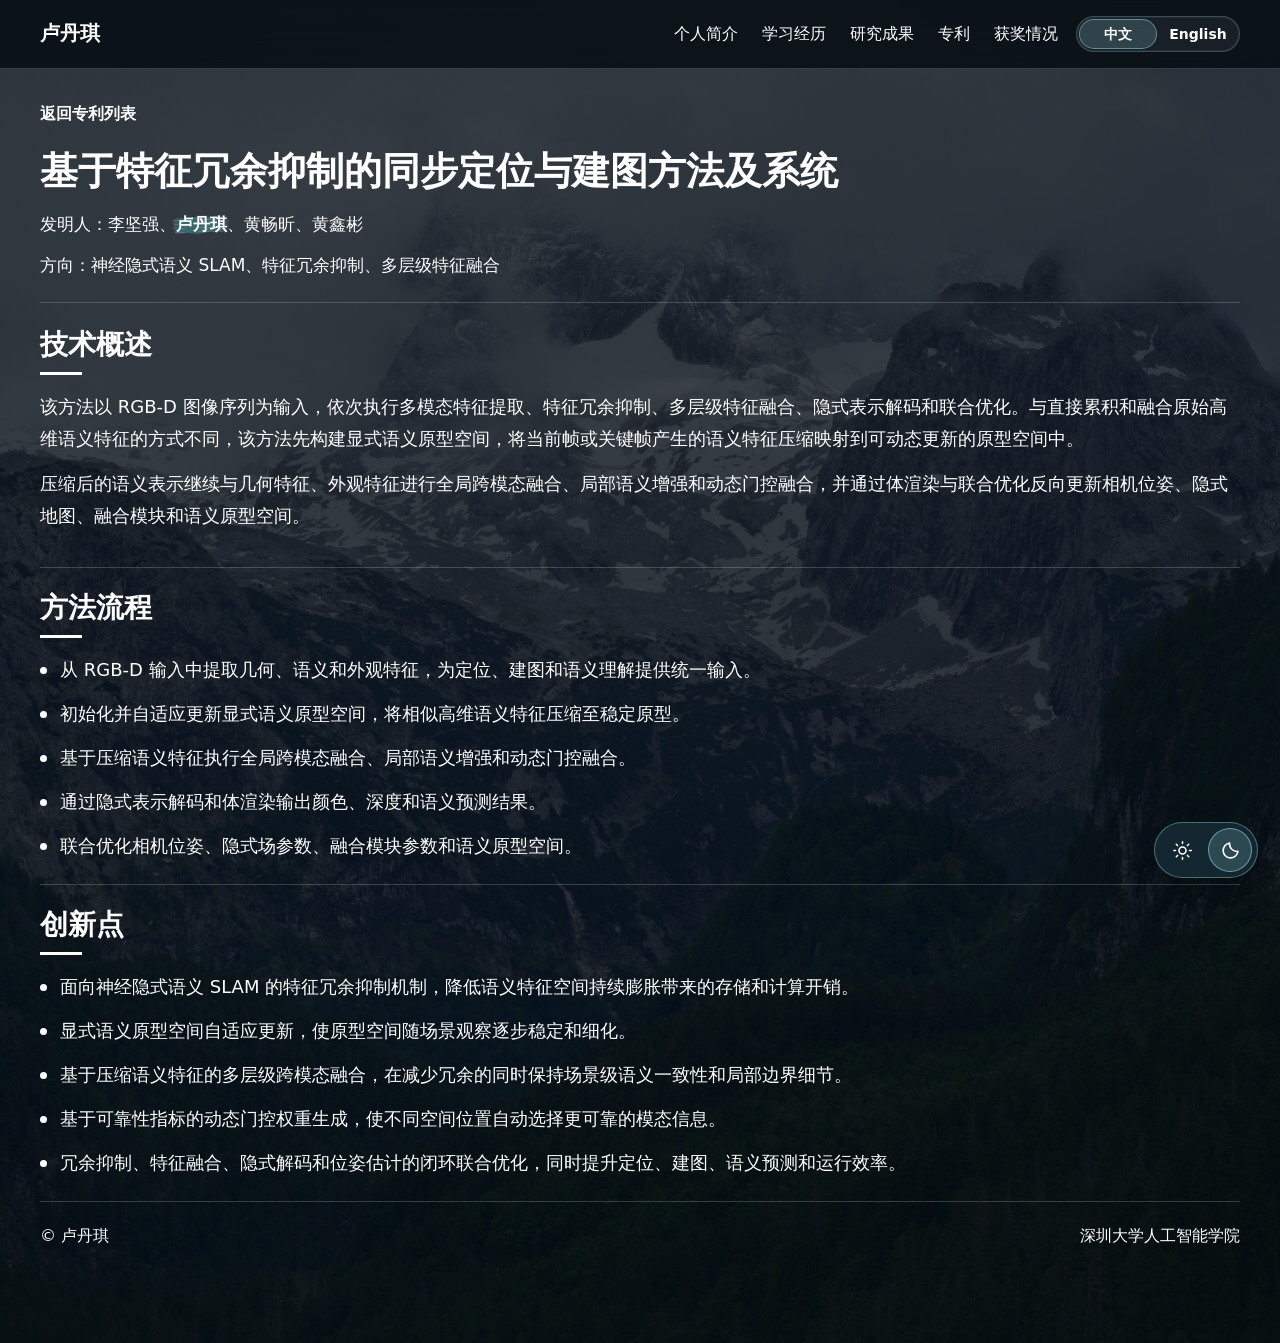
<file: patent-2.html>
<!DOCTYPE html>
<html lang="zh-CN">
  <head>
    <meta charset="UTF-8" />
    <meta name="viewport" content="width=device-width, initial-scale=1.0" />
    <title>专利 2 | 卢丹琪</title>
    <meta
      name="description"
      content="基于特征冗余抑制的同步定位与建图方法及系统。"
    />
    <link rel="preload" as="image" href="assets/background-mountain.webp" type="image/webp" fetchpriority="high" />
    <script src="scripts/theme.js?v=20261013-theme-selector"></script>
    <link rel="stylesheet" href="styles/main.css?v=20261018-webp-background" />
  </head>
  <body
    class="detail-page"
    data-lang="zh"
    data-title-zh="专利 2 | 卢丹琪"
    data-title-en="Patent 2 | Danqi Lu"
  >
    <header class="site-header">
      <a class="brand" href="index.html#top">
        <span class="lang zh">卢丹琪</span>
        <span class="lang en">Danqi Lu</span>
      </a>
      <div class="header-actions">
        <nav class="nav" aria-label="主导航">
          <a href="index.html#intro">
            <span class="lang zh">个人简介</span>
            <span class="lang en">Introduction</span>
          </a>
          <a href="index.html#education">
            <span class="lang zh">学习经历</span>
            <span class="lang en">Education</span>
          </a>
          <a href="index.html#works">
            <span class="lang zh">研究成果</span>
            <span class="lang en">Publications</span>
          </a>
          <a href="index.html#patents">
            <span class="lang zh">专利</span>
            <span class="lang en">Patents</span>
          </a>
          <a href="index.html#awards">
            <span class="lang zh">获奖情况</span>
            <span class="lang en">Honors</span>
          </a>
        </nav>
        <div class="language-switch" aria-label="语言切换">
          <button type="button" data-set-lang="zh" aria-pressed="true">中文</button>
          <button type="button" data-set-lang="en" aria-pressed="false">English</button>
        </div>
      </div>
    </header>

    <main>
      <section class="detail-hero">
        <a class="back-link" href="index.html#patents">
          <span class="lang zh">返回专利列表</span>
          <span class="lang en">Back to Patents</span>
        </a>
        <h1>
          <span class="lang zh">基于特征冗余抑制的同步定位与建图方法及系统</span>
          <span class="lang en">Simultaneous Localization and Mapping Method and System Based on Feature Redundancy Suppression</span>
        </h1>
        <p class="paper-authors"><span class="lang zh">发明人：</span><span class="lang en">Inventors: </span><wbr /><span><span class="lang zh">李坚强</span><span class="lang en">Jianqiang Li</span></span><span class="lang zh">、</span><span class="lang en">, </span><wbr /><strong class="author-self"><span class="lang zh">卢丹琪</span><span class="lang en">Danqi Lu</span></strong><span class="lang zh">、</span><span class="lang en">, </span><wbr /><span><span class="lang zh">黄畅昕</span><span class="lang en">Changxin Huang</span></span><span class="lang zh">、</span><span class="lang en">, </span><wbr /><span><span class="lang zh">黄鑫彬</span><span class="lang en">Xinbin Huang</span></span></p>
        <p class="detail-meta">
          <span class="lang zh">方向：神经隐式语义 SLAM、特征冗余抑制、多层级特征融合</span>
          <span class="lang en">Area: Neural implicit semantic SLAM, feature redundancy suppression, multi-tier feature fusion</span>
        </p>
      </section>

      <section class="detail-content" aria-label="专利详情">
        <div class="detail-block">
          <h2>
            <span class="lang zh">技术概述</span>
            <span class="lang en">Technical Overview</span>
          </h2>
          <p>
            <span class="lang zh">该方法以 RGB-D 图像序列为输入，依次执行多模态特征提取、特征冗余抑制、多层级特征融合、隐式表示解码和联合优化。与直接累积和融合原始高维语义特征的方式不同，该方法先构建显式语义原型空间，将当前帧或关键帧产生的语义特征压缩映射到可动态更新的原型空间中。</span>
            <span class="lang en">This method takes RGB-D image sequences as input and performs multimodal feature extraction, feature redundancy suppression, multi-tier feature fusion, implicit representation decoding, and joint optimization. Unlike methods that directly accumulate and fuse high-dimensional semantic features, it first builds an explicit semantic prototype space and maps semantic features from current or key frames into dynamically updated prototypes.</span>
          </p>
          <p>
            <span class="lang zh">压缩后的语义表示继续与几何特征、外观特征进行全局跨模态融合、局部语义增强和动态门控融合，并通过体渲染与联合优化反向更新相机位姿、隐式地图、融合模块和语义原型空间。</span>
            <span class="lang en">The compressed semantic representation is then fused with geometric and appearance features through global cross-modal fusion, local semantic enhancement, and dynamic gating. Volume rendering and joint optimization update camera poses, implicit maps, fusion modules, and the semantic prototype space in a closed loop.</span>
          </p>
        </div>

        <div class="detail-block">
          <h2>
            <span class="lang zh">方法流程</span>
            <span class="lang en">Workflow</span>
          </h2>
          <ul class="detail-list">
            <li>
              <span class="lang zh">从 RGB-D 输入中提取几何、语义和外观特征，为定位、建图和语义理解提供统一输入。</span>
              <span class="lang en">Extract geometry, semantic, and appearance features from RGB-D inputs as a unified basis for localization, mapping, and semantic understanding.</span>
            </li>
            <li>
              <span class="lang zh">初始化并自适应更新显式语义原型空间，将相似高维语义特征压缩至稳定原型。</span>
              <span class="lang en">Initialize and adaptively update an explicit semantic prototype space, compressing similar high-dimensional semantic features into stable prototypes.</span>
            </li>
            <li>
              <span class="lang zh">基于压缩语义特征执行全局跨模态融合、局部语义增强和动态门控融合。</span>
              <span class="lang en">Perform global cross-modal fusion, local semantic enhancement, and dynamic gated fusion based on compressed semantic features.</span>
            </li>
            <li>
              <span class="lang zh">通过隐式表示解码和体渲染输出颜色、深度和语义预测结果。</span>
              <span class="lang en">Decode implicit representations and use volume rendering to produce color, depth, and semantic predictions.</span>
            </li>
            <li>
              <span class="lang zh">联合优化相机位姿、隐式场参数、融合模块参数和语义原型空间。</span>
              <span class="lang en">Jointly optimize camera poses, implicit field parameters, fusion modules, and the semantic prototype space.</span>
            </li>
          </ul>
        </div>

        <div class="detail-block">
          <h2>
            <span class="lang zh">创新点</span>
            <span class="lang en">Key Innovations</span>
          </h2>
          <ul class="detail-list">
            <li>
              <span class="lang zh">面向神经隐式语义 SLAM 的特征冗余抑制机制，降低语义特征空间持续膨胀带来的存储和计算开销。</span>
              <span class="lang en">A feature redundancy suppression mechanism for neural implicit semantic SLAM reduces storage and computation caused by continuously expanding semantic feature spaces.</span>
            </li>
            <li>
              <span class="lang zh">显式语义原型空间自适应更新，使原型空间随场景观察逐步稳定和细化。</span>
              <span class="lang en">Adaptive updating of the explicit semantic prototype space allows prototypes to stabilize and refine with scene observations.</span>
            </li>
            <li>
              <span class="lang zh">基于压缩语义特征的多层级跨模态融合，在减少冗余的同时保持场景级语义一致性和局部边界细节。</span>
              <span class="lang en">Multi-tier cross-modal fusion based on compressed semantic features preserves scene-level semantic consistency and local boundary details while reducing redundancy.</span>
            </li>
            <li>
              <span class="lang zh">基于可靠性指标的动态门控权重生成，使不同空间位置自动选择更可靠的模态信息。</span>
              <span class="lang en">Reliability-aware dynamic gating lets different spatial positions select more reliable modalities automatically.</span>
            </li>
            <li>
              <span class="lang zh">冗余抑制、特征融合、隐式解码和位姿估计的闭环联合优化，同时提升定位、建图、语义预测和运行效率。</span>
              <span class="lang en">Closed-loop joint optimization of redundancy suppression, feature fusion, implicit decoding, and pose estimation improves localization, mapping, semantic prediction, and runtime efficiency.</span>
            </li>
          </ul>
        </div>
      </section>
    </main>

    <footer class="site-footer">
      <span>
        ©
        <span class="lang zh">卢丹琪</span>
        <span class="lang en">Danqi Lu</span>
      </span>
      <span>
        <span class="lang zh">深圳大学人工智能学院</span>
        <span class="lang en">School of Artificial Intelligence, Shenzhen University</span>
      </span>
    </footer>

    <div class="theme-switch" role="group" aria-labelledby="theme-switch-label">
      <span class="visually-hidden" id="theme-switch-label">
        <span class="lang zh">显示模式</span>
        <span class="lang en">Appearance</span>
      </span>
      <button class="theme-option" type="button" data-set-theme="light" aria-pressed="false">
        <svg class="theme-icon" viewBox="0 0 24 24" aria-hidden="true" focusable="false">
          <circle cx="12" cy="12" r="4" />
          <path d="M12 2v2m0 16v2M2 12h2m16 0h2M4.93 4.93l1.42 1.42m11.3 11.3 1.42 1.42M4.93 19.07l1.42-1.42m11.3-11.3 1.42-1.42" />
        </svg>
        <span class="visually-hidden">
          <span class="lang zh">日间模式</span>
          <span class="lang en">Day mode</span>
        </span>
      </button>
      <button class="theme-option" type="button" data-set-theme="dark" aria-pressed="true">
        <svg class="theme-icon" viewBox="0 0 24 24" aria-hidden="true" focusable="false">
          <path d="M20.5 13A8.5 8.5 0 0 1 11 3.5 8.5 8.5 0 1 0 20.5 13Z" />
        </svg>
        <span class="visually-hidden">
          <span class="lang zh">夜间模式</span>
          <span class="lang en">Night mode</span>
        </span>
      </button>
    </div>

    <script src="scripts/main.js"></script>
  </body>
</html>
</file>
<file: styles/main.css>
:root {
  color-scheme: dark;
  --ink: #ffffff;
  --text: #ffffff;
  --muted: #ffffff;
  --line: rgba(230, 238, 242, 0.2);
  --accent: #ffffff;
  --soft: rgba(12, 23, 30, 0.42);
  --canvas: #071017;
  --backdrop: rgba(5, 11, 16, 0.72);
  --header: rgba(5, 12, 18, 0.82);
  --control: rgba(255, 255, 255, 0.06);
  --control-inset: rgba(139, 211, 220, 0.08);
  --selection: rgba(139, 211, 220, 0.2);
  --selection-ring: rgba(139, 211, 220, 0.62);
  --accent-line: rgba(139, 211, 220, 0.42);
  --media-shadow: rgba(0, 0, 0, 0.18);
  --separator: #ffffff;
  --toggle-surface: #142730;
  --author-brush: rgba(74, 181, 183, 0.38);
  --author-brush-edge: rgba(74, 181, 183, 0.12);
  --publication-badge: rgba(125, 117, 178, 0.5);
  --publication-chip: rgba(255, 255, 255, 0.09);
  --max: 1200px;
}

:root[data-theme="light"] {
  color-scheme: light;
  --ink: #000000;
  --text: #000000;
  --muted: #000000;
  --line: rgba(51, 77, 94, 0.2);
  --accent: #000000;
  --soft: rgba(229, 239, 244, 0.72);
  --canvas: #f7fafc;
  --backdrop: rgba(249, 251, 253, 0.60);
  --header: rgba(249, 251, 253, 0.94);
  --control: rgba(32, 78, 101, 0.05);
  --control-inset: rgba(21, 100, 117, 0.05);
  --selection: rgba(21, 100, 117, 0.12);
  --selection-ring: rgba(21, 100, 117, 0.4);
  --accent-line: rgba(21, 100, 117, 0.36);
  --media-shadow: rgba(33, 58, 73, 0.1);
  --separator: #000000;
  --toggle-surface: #ffffff;
  --author-brush: rgba(244, 194, 66, 0.64);
  --author-brush-edge: rgba(244, 194, 66, 0.22);
  --publication-badge: rgba(192, 188, 230, 0.78);
  --publication-chip: rgba(255, 255, 255, 0.6);
}

* {
  box-sizing: border-box;
}

html {
  scroll-behavior: smooth;
}

body {
  margin: 0;
  background-color: var(--canvas);
  background-image:
    linear-gradient(var(--backdrop), var(--backdrop)),
    url("../assets/background-mountain.webp");
  background-position: center top;
  background-size: cover;
  background-repeat: no-repeat;
  background-attachment: scroll;
  color: var(--ink);
  font-size: 18px;
  font-family:
    ui-sans-serif, system-ui, -apple-system, BlinkMacSystemFont, "Segoe UI",
    "PingFang SC", "Hiragino Sans GB", "Microsoft YaHei", sans-serif;
  line-height: 1.78;
}

.lang.en {
  display: none;
}

body[data-lang="en"] .lang.zh {
  display: none;
}

body[data-lang="en"] .lang.en {
  display: inline;
}

a {
  color: var(--accent);
  text-decoration: none;
}

a:hover {
  text-decoration: underline;
}

img,
video {
  display: block;
  max-width: 100%;
}

.site-header {
  position: sticky;
  top: 0;
  z-index: 10;
  display: flex;
  align-items: center;
  justify-content: space-between;
  gap: 24px;
  min-height: 64px;
  padding: 0 max(32px, calc((100vw - var(--max)) / 2));
  border-bottom: 1px solid var(--line);
  background: var(--header);
  backdrop-filter: blur(14px);
}

.brand {
  color: var(--ink);
  font-size: 20px;
  font-weight: 700;
}

.nav {
  display: flex;
  gap: 24px;
  color: var(--text);
  font-size: 16px;
  white-space: nowrap;
}

.header-actions {
  display: flex;
  align-items: center;
  gap: 18px;
}

.nav a {
  color: var(--text);
  padding: 20px 0 18px;
  border-bottom: 2px solid transparent;
}

.language-switch {
  display: inline-flex;
  align-items: center;
  gap: 4px;
  border: 1px solid var(--line);
  border-radius: 999px;
  padding: 3px;
  background: var(--control);
  box-shadow: inset 0 0 0 1px var(--control-inset);
}

.language-switch button {
  width: 76px;
  min-height: 28px;
  border: 0;
  border-radius: 999px;
  padding: 4px 0;
  background: transparent;
  color: var(--muted);
  cursor: pointer;
  font-family:
    ui-sans-serif, system-ui, -apple-system, BlinkMacSystemFont, "Segoe UI",
    "PingFang SC", "Hiragino Sans GB", "Microsoft YaHei", sans-serif;
  font-size: 14px;
  font-weight: 650;
  line-height: 1;
  text-align: center;
  transition:
    background 160ms ease,
    color 160ms ease,
    box-shadow 160ms ease;
}

.language-switch button[aria-pressed="true"] {
  background: var(--selection);
  box-shadow: 0 0 0 1px var(--selection-ring);
  color: var(--ink);
}

.nav a:hover,
.nav a.is-active {
  color: var(--accent);
  text-decoration: none;
  border-bottom-color: var(--accent);
}

main,
.site-footer {
  width: min(var(--max), calc(100% - 64px));
  margin: 0 auto;
}

.hero {
  position: relative;
  display: grid;
  grid-template-columns: 112px minmax(0, 1fr);
  gap: 36px;
  align-items: center;
  margin: 24px 0 0;
  padding: 26px 36px;
  border-bottom: 1px solid var(--line);
}

.photo-wrap {
  width: 112px;
}

.photo-wrap img {
  width: 100%;
  aspect-ratio: 4 / 5;
  object-fit: cover;
  box-shadow: 0 10px 26px rgba(0, 0, 0, 0.24);
}

.hero-info h1 {
  margin: 0 0 12px;
  font-size: 46px;
  line-height: 1.12;
  font-weight: 750;
  letter-spacing: 0;
}

.hero-info p {
  margin: 6px 0;
  color: var(--text);
  font-size: 18px;
}

.hero-info .identity {
  margin-bottom: 14px;
  color: var(--ink);
  font-size: 20px;
}

.contact-line {
  display: flex;
  flex-wrap: wrap;
  column-gap: 24px;
  row-gap: 4px;
}

.section {
  scroll-margin-top: 86px;
  padding: 28px 0;
  border-top: 1px solid var(--line);
}

.hero + .section {
  border-top: 0;
}

h2 {
  margin: 0 0 16px;
  color: var(--ink);
  font-size: 32px;
  line-height: 1.25;
  font-weight: 720;
}

h2::after {
  content: "";
  display: block;
  width: 42px;
  height: 3px;
  margin-top: 10px;
  background: var(--accent);
}

h3 {
  margin: 24px 0 12px;
  color: var(--ink);
  font-size: 24px;
  line-height: 1.35;
  font-weight: 700;
}

p {
  margin: 0 0 13px;
  color: var(--text);
  font-size: 18px;
}

.intro-emphasis {
  color: var(--ink);
  font-weight: 760;
}

.plain-list {
  display: grid;
  gap: 8px;
  margin: 0;
  padding-left: 1.25rem;
  color: var(--text);
  font-size: 18px;
}

.award-list {
  display: grid;
  gap: 12px;
  margin: 0;
  padding: 0;
  list-style: none;
}

.award-list li {
  display: flex;
  align-items: baseline;
  justify-content: space-between;
  gap: 24px;
  color: var(--text);
  font-size: 18px;
}

.award-list time {
  flex-shrink: 0;
  color: var(--muted);
  font-size: 17px;
}

.timeline {
  display: grid;
  grid-template-columns: minmax(126px, 0.9fr) minmax(220px, 1.9fr) minmax(240px, 1.9fr) minmax(70px, 0.5fr);
  column-gap: 24px;
  row-gap: 14px;
  margin: 0;
  padding: 0;
}

.timeline-row {
  display: contents;
}

.timeline time {
  color: var(--muted);
  font-size: 17px;
  white-space: nowrap;
}

.timeline span {
  color: var(--text);
  white-space: nowrap;
}

.work {
  display: grid;
  grid-template-columns: 290px minmax(0, 1fr);
  gap: 30px;
  align-items: center;
  min-height: 243px;
  padding: 26px 0;
  border-bottom: 1px dashed var(--line);
}

.work:last-child {
  border-bottom: 0;
  padding-bottom: 15px;
}

.work-figure {
  margin: 0;
  padding: 0;
  width: 100%;
}

.work-figure img {
  width: 100%;
  height: auto;
}

.publication-badges {
  display: flex;
  flex-wrap: wrap;
  align-items: center;
  gap: 7px;
  margin-bottom: 9px;
}

.publication-venue,
.publication-level {
  display: inline-flex;
  align-items: center;
  border-radius: 6px;
  color: var(--ink);
  line-height: 1.2;
  letter-spacing: 0.02em;
}

.publication-venue {
  padding: 5px 10px;
  background: var(--publication-badge);
  font-size: 13px;
  font-weight: 750;
}

.publication-level {
  padding: 4px 9px;
  border: 1px solid var(--line);
  background: var(--publication-chip);
  font-size: 12px;
  font-weight: 650;
}

.paper-tags {
  display: flex;
  flex-wrap: wrap;
  gap: 7px;
  margin: 0;
}

.paper-tags span {
  padding: 4px 8px;
  border-radius: 4px;
  background: var(--publication-chip);
  color: var(--ink);
  font-size: 12px;
  font-weight: 550;
  line-height: 1.5;
}

.work-text h3 {
  margin: 0 0 10px;
  color: var(--ink);
  font-size: 25px;
  line-height: 1.27;
  font-weight: 750;
  letter-spacing: -0.35px;
}

.work-text .paper-authors {
  margin-bottom: 11px;
  font-size: 16px;
  line-height: 1.7;
}

.publication-actions {
  display: flex;
  flex-wrap: wrap;
  align-items: center;
  gap: 8px;
  margin-top: 11px;
}

.publication-action {
  display: inline-flex;
  align-items: center;
  justify-content: center;
  gap: 6px;
  min-height: 30px;
  padding: 5px 10px;
  border: 1px solid var(--line);
  border-radius: 6px;
  background: var(--publication-chip);
  color: var(--ink);
  font-family: inherit;
  font-size: 13px;
  font-weight: 600;
  line-height: 1.4;
  cursor: pointer;
}

.publication-action svg {
  width: 15px;
  height: 15px;
  fill: none;
  stroke: currentColor;
  stroke-width: 1.6;
  stroke-linecap: round;
  stroke-linejoin: round;
}

.publication-action:focus-visible {
  outline: 2px solid var(--ink);
  outline-offset: 3px;
}

.publication-video-dialog {
  width: min(960px, calc(100% - 32px));
  max-height: calc(100dvh - 32px);
  padding: 20px;
  border: 1px solid var(--line);
  border-radius: 12px;
  background: var(--canvas);
  color: var(--ink);
}

.publication-video-dialog::backdrop {
  background: rgba(0, 0, 0, 0.72);
}

.publication-video-header {
  display: flex;
  align-items: center;
  justify-content: space-between;
  gap: 12px;
  margin-bottom: 16px;
}

.publication-video-header h2 {
  margin: 0;
  font-size: 20px;
}

.publication-video-header h2::after {
  display: none;
}

.publication-video-dialog video {
  width: 100%;
  max-height: calc(100dvh - 140px);
  background: #000;
}

.paper-authors {
  margin: 0 0 12px;
  color: var(--text);
  font-size: 17px;
  line-height: 1.65;
}

.paper-authors > * {
  white-space: nowrap;
}

.paper-authors .author-self {
  position: relative;
  display: inline-block;
  isolation: isolate;
  color: var(--ink);
  font-weight: 760;
}

.paper-authors .author-self::before {
  content: "";
  position: absolute;
  z-index: -1;
  top: 24%;
  bottom: 13%;
  left: -0.22em;
  right: -0.18em;
  background:
    repeating-linear-gradient(0deg, transparent 0 2px, rgba(255, 255, 255, 0.12) 2px 2.6px, transparent 2.6px 4px),
    linear-gradient(90deg, var(--author-brush-edge), var(--author-brush) 15% 84%, var(--author-brush-edge));
  clip-path: polygon(2% 17%, 8% 9%, 23% 12%, 40% 3%, 58% 9%, 77% 0, 96% 10%, 94% 24%, 100% 29%, 97% 48%, 99% 66%, 94% 72%, 97% 89%, 82% 94%, 67% 89%, 46% 100%, 27% 92%, 8% 97%, 3% 85%, 5% 69%, 0 63%, 3% 43%, 0 34%);
  transform: rotate(-1.8deg);
  pointer-events: none;
}

.work-subtitle {
  margin-top: -4px;
  margin-bottom: 12px;
  color: var(--muted);
  font-size: 17px;
}

body[data-lang="en"] .work-subtitle {
  display: none;
}

.paper-link {
  position: relative;
  display: inline-block;
  margin-top: 8px;
  padding-bottom: 3px;
  color: var(--accent);
  font-weight: 700;
  font-size: 16px;
  transition: color 160ms ease;
}

.paper-link::after {
  content: "";
  position: absolute;
  right: 0;
  bottom: 0;
  left: 0;
  height: 1px;
  background: currentColor;
  opacity: 0.48;
  transform-origin: left;
  transition:
    opacity 160ms ease,
    transform 160ms ease;
}

.paper-link:hover {
  color: var(--ink);
  text-decoration: none;
}

.paper-link:hover::after {
  opacity: 0.9;
  transform: scaleX(1.08);
}

.patent-list {
  display: grid;
  gap: 0;
}

.patent-item {
  display: grid;
  grid-template-columns: minmax(0, 1fr);
  padding: 22px 0;
  border-top: 1px solid var(--line);
}

.patent-item:first-child {
  padding-top: 0;
  border-top: 0;
}

.patent-item:last-child {
  padding-bottom: 0;
}

.patent-body {
  min-width: 0;
}

.patent-item h3 {
  margin: 0 0 8px;
  font-size: 24px;
  line-height: 1.45;
}

.patent-field {
  margin-bottom: 5px;
  color: var(--muted);
  font-size: 15px;
  font-weight: 720;
}

.patent-body .paper-authors {
  margin-bottom: 0;
}

.detail-page .nav a {
  padding: 20px 0 18px;
}

.detail-hero {
  padding: 28px 0 22px;
  border-bottom: 1px solid var(--line);
}

.detail-hero .back-link {
  display: inline-block;
  margin-bottom: 18px;
  color: var(--accent);
  font-size: 16px;
  font-weight: 700;
}

.detail-hero h1 {
  margin: 0 0 14px;
  color: var(--ink);
  font-size: 38px;
  line-height: 1.28;
  font-weight: 750;
  letter-spacing: 0;
}

.detail-meta {
  margin: 0;
  color: var(--muted);
  font-size: 17px;
}

.detail-meta-row {
  display: flex;
  flex-wrap: wrap;
  align-items: baseline;
  justify-content: space-between;
  gap: 10px 18px;
}

.detail-meta-row .detail-meta {
  flex: 1 1 auto;
}

.detail-pdf-link {
  position: relative;
  flex: 0 0 auto;
  color: var(--accent);
  font-size: 17px;
  font-weight: 720;
  line-height: 1.4;
}

.detail-pdf-link::after {
  content: "";
  position: absolute;
  right: 0;
  bottom: -2px;
  left: 0;
  height: 1px;
  background: currentColor;
  opacity: 0.42;
}

.detail-pdf-link:hover {
  color: var(--ink);
  text-decoration: none;
}

.detail-pdf-link:hover::after {
  opacity: 0.86;
}

.detail-content {
  padding-top: 24px;
}

.detail-block {
  padding: 22px 0;
  border-top: 1px solid var(--line);
}

.detail-block:first-child {
  padding-top: 0;
  border-top: 0;
}

.detail-block h2 {
  font-size: 28px;
}

.detail-list {
  display: grid;
  gap: 12px;
  margin: 0;
  padding: 0;
  list-style: none;
}

.detail-list li {
  position: relative;
  padding-left: 20px;
  color: var(--text);
  font-size: 18px;
}

.detail-list li::before {
  content: "";
  position: absolute;
  top: 0.72em;
  left: 0;
  width: 7px;
  height: 7px;
  border-radius: 999px;
  background: var(--accent);
}

.detail-media {
  display: grid;
  gap: 16px;
  justify-items: center;
  max-width: 960px;
  margin: 0 auto;
}

.detail-media img,
.detail-media video {
  width: 100%;
  border: 1px solid var(--line);
  border-radius: 6px;
  background: rgba(255, 255, 255, 0.92);
  box-shadow: 0 14px 36px var(--media-shadow);
}

.detail-media img {
  padding: 10px;
  object-fit: contain;
}

.site-footer {
  display: flex;
  flex-wrap: wrap;
  justify-content: space-between;
  gap: 10px;
  border-top: 1px solid var(--line);
  padding: 20px 0 92px;
  color: var(--muted);
  font-size: 16px;
}

.theme-switch {
  position: fixed;
  right: max(22px, env(safe-area-inset-right));
  bottom: max(22px, env(safe-area-inset-bottom));
  z-index: 20;
  display: inline-flex;
  align-items: center;
  justify-content: center;
  gap: 4px;
  padding: 5px;
  border: 1px solid var(--accent-line);
  border-radius: 999px;
  background: var(--toggle-surface);
  color: var(--ink);
  box-shadow: 0 6px 24px var(--media-shadow);
}

.theme-option {
  display: inline-flex;
  align-items: center;
  justify-content: center;
  width: 44px;
  height: 44px;
  padding: 0;
  border: 1px solid transparent;
  border-radius: 50%;
  background: transparent;
  color: var(--muted);
  cursor: pointer;
  transition: background-color 160ms ease, color 160ms ease, border-color 160ms ease;
}

.theme-option:hover {
  background: var(--control);
  color: var(--ink);
}

:root[data-theme="dark"] .theme-option[data-set-theme="dark"],
:root[data-theme="light"] .theme-option[data-set-theme="light"] {
  border-color: var(--selection-ring);
  background: var(--selection);
  color: var(--accent);
}

:root[data-theme="light"] .theme-option[data-set-theme="light"] {
  border-color: #d5ab56;
  background: #f7e5b6;
  color: var(--ink);
}

.theme-option:focus-visible {
  outline: 3px solid var(--accent);
  outline-offset: 2px;
}

.theme-icon {
  width: 21px;
  height: 21px;
  flex-shrink: 0;
  fill: none;
  stroke: currentColor;
  stroke-width: 1.8;
  stroke-linecap: round;
  stroke-linejoin: round;
}

.visually-hidden {
  position: absolute;
  width: 1px;
  height: 1px;
  padding: 0;
  margin: -1px;
  overflow: hidden;
  clip-path: inset(50%);
  white-space: nowrap;
  border: 0;
}

@media (prefers-reduced-motion: reduce) {
  html {
    scroll-behavior: auto;
  }

  .theme-option {
    transition: none;
  }
}

@media (max-width: 1040px) {
  body[data-lang="en"] .timeline {
    grid-template-columns: 1fr;
    row-gap: 4px;
  }

  .site-header {
    align-items: flex-start;
    flex-direction: column;
    gap: 4px;
    min-height: auto;
    padding: 13px 18px 10px;
  }

  .nav {
    width: 100%;
    gap: 18px;
    overflow-x: auto;
  }

  .header-actions {
    align-items: flex-start;
    flex-direction: column;
    gap: 10px;
    width: 100%;
  }

  .nav a {
    padding: 4px 0 8px;
  }

  .section {
    scroll-margin-top: 170px;
  }
}

@media (max-width: 820px) {
  main,
  .site-footer {
    width: min(var(--max), calc(100% - 32px));
  }

  .hero {
    grid-template-columns: 104px minmax(0, 1fr);
    gap: 18px;
    align-items: start;
    margin: 16px 0 0;
    padding: 20px 24px;
  }

  .photo-wrap {
    width: 104px;
  }

  .hero-info h1 {
    font-size: 36px;
  }

  .hero-info .identity {
    font-size: 18px;
  }

  .hero-info p {
    font-size: 17px;
  }

  .section {
    padding: 24px 0;
  }

  .work {
    grid-template-columns: 1fr;
    gap: 22px;
    min-height: 0;
  }

  .work-figure {
    width: min(100%, 340px);
    justify-self: center;
  }

  .work-text h3 {
    font-size: 25px;
  }

  .patent-item {
    grid-template-columns: 1fr;
    gap: 12px;
  }

  .timeline {
    grid-template-columns: 1fr;
    row-gap: 4px;
  }
}

@media (max-width: 520px) {
  .theme-switch {
    right: max(14px, env(safe-area-inset-right));
    bottom: max(14px, env(safe-area-inset-bottom));
  }

  .hero {
    grid-template-columns: 1fr;
    padding: 20px 22px;
  }

  .photo-wrap {
    width: 112px;
  }

  .hero-info h1 {
    font-size: 36px;
  }

  .work {
    gap: 18px;
  }

}
</file>
